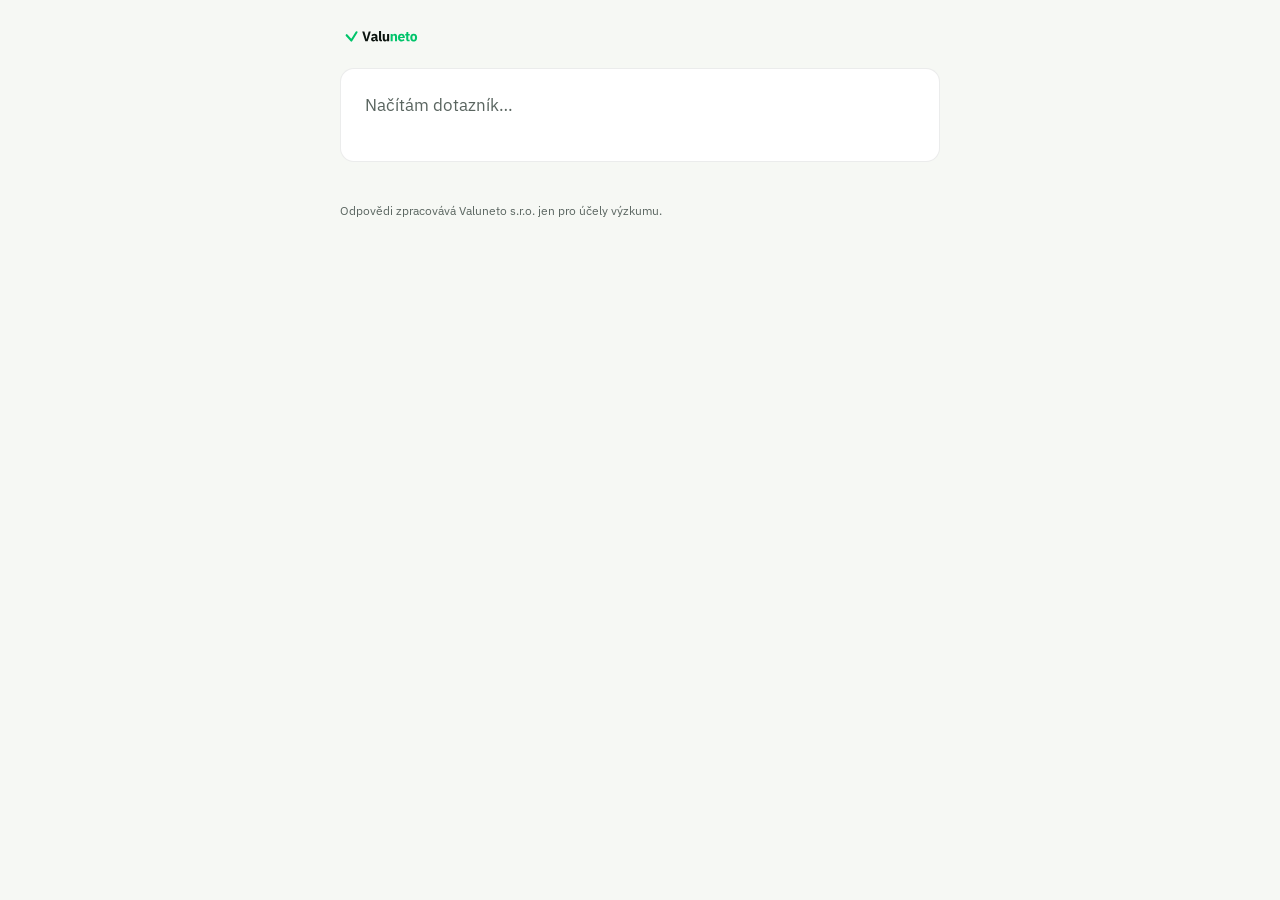
<file: dotaznik/index.html>
<!DOCTYPE html>
<html lang="cs">
<head>
<base target="_top">
<meta charset="utf-8">
<meta name="viewport" content="width=device-width, initial-scale=1">
<title>Dotazník · Valuneto</title>
<meta name="description" content="Krátký dotazník o tom, jak lidé ve věku 20 až 35 let řeší peníze. Zabere asi 9 minut.">
<meta name="robots" content="noindex">
<script data-goatcounter="https://valuneto.goatcounter.com/count" async src="//gc.zgo.at/count.js"></script>
<meta property="og:title" content="Jak řešíš peníze? · Valuneto">
<meta property="og:description" content="Krátký dotazník, asi 9 minut. Pomůžeš nám postavit finance bez papírů a telefonátů.">
<link rel="icon" href="/favicon.svg" type="image/svg+xml">
<link rel="preconnect" href="https://fonts.googleapis.com">
<link rel="preconnect" href="https://fonts.gstatic.com" crossorigin>
<link href="https://fonts.googleapis.com/css2?family=IBM+Plex+Sans:wght@400;500;600;700&display=swap" rel="stylesheet">
<style>
:root{--bg:#F6F8F4;--ink:#0C140F;--muted:#5A6560;--green:#00C46A;--green-d:#00A85A;--dot:#20D67E;--line:rgba(12,20,15,.08);--line2:rgba(12,20,15,.18);--err:#B4351B}
*{box-sizing:border-box}
html,body{margin:0;background:var(--bg);color:var(--ink);font-family:'IBM Plex Sans',system-ui,-apple-system,'Segoe UI',Roboto,Arial,sans-serif;font-size:16px;line-height:1.5;-webkit-font-smoothing:antialiased}
.wrap{max-width:640px;margin:0 auto;padding:0 20px}
.top{padding:22px 0 6px}
.logo svg{height:26px;width:auto;display:block}
.eyebrow{display:inline-flex;align-items:center;gap:8px;font-size:12px;font-weight:600;letter-spacing:.08em;text-transform:uppercase;color:var(--green-d)}
.eyebrow::before{content:"";width:7px;height:7px;border-radius:50%;background:var(--dot)}
h1.title{font-size:30px;line-height:1.08;letter-spacing:-.035em;font-weight:700;margin:10px 0 16px}
.lead{color:var(--muted);font-size:17px;margin:0 0 18px}
.meta{color:var(--muted);font-size:14px;margin:0 0 22px}
.card{background:#fff;border:1px solid var(--line);border-radius:14px;padding:24px;margin:14px 0}
.q{background:#fff;border:1px solid var(--line);border-radius:14px;padding:20px;margin:0 0 14px;transition:border-color .15s}
.q.bad{border-color:var(--err)}
.q fieldset{border:0;margin:0;padding:0;min-width:0}
.q-text{display:block;font-weight:600;font-size:17px;line-height:1.35;margin:0 0 4px;padding:0}
.q-opt{color:var(--muted);font-weight:400;font-size:14px}
.q-help{color:var(--muted);font-size:14px;margin:0 0 10px}
.opt{display:flex;gap:12px;align-items:flex-start;padding:12px 14px;border:1px solid var(--line);border-radius:12px;margin-top:8px;cursor:pointer;transition:border-color .15s,background .15s;user-select:none}
.opt input{margin:3px 0 0;width:18px;height:18px;accent-color:var(--green-d);flex:none;cursor:pointer}
.opt.sel{border-color:var(--green);background:rgba(0,196,106,.07)}
.opt.dis{opacity:.45;cursor:not-allowed}
.opt.dis input{cursor:not-allowed}
input[type=text],input[type=number],input[type=email],textarea{width:100%;font:inherit;color:var(--ink);padding:12px 14px;border:1px solid var(--line2);border-radius:12px;background:#fff;-webkit-appearance:none;appearance:none}
textarea{min-height:96px;resize:vertical}
input:focus,textarea:focus{outline:2px solid var(--green);outline-offset:1px;border-color:transparent}
.opt:focus-within{outline:2px solid var(--green);outline-offset:1px}
.other{margin-top:8px}
.scale{display:grid;grid-template-columns:repeat(5,1fr);gap:8px;margin-top:8px}
.scale button{font:inherit;font-weight:600;font-size:17px;padding:13px 0;border:1px solid var(--line2);border-radius:12px;background:#fff;color:var(--ink);cursor:pointer}
.scale button:focus-visible{outline:2px solid var(--green);outline-offset:2px}
.scale button[aria-checked="true"]{background:var(--ink);color:#fff;border-color:var(--ink)}
.scale-l{display:flex;justify-content:space-between;color:var(--muted);font-size:13px;margin-top:6px}
.info{background:var(--ink);color:#fff;border-radius:14px;padding:22px;margin:0 0 14px;font-size:16px;line-height:1.6}
.info .eyebrow{color:var(--dot);margin-bottom:8px}
.err{color:var(--err);font-size:14px;margin-top:8px}
.counter{color:var(--muted);font-size:13px;margin-top:8px}
.progress{margin:8px 0 2px}
.progress .row{display:flex;justify-content:space-between;align-items:center}
.progress .step{color:var(--muted);font-size:13px}
.bar{height:6px;background:var(--line);border-radius:99px;overflow:hidden;margin-top:10px}
.bar i{display:block;height:100%;background:var(--green);border-radius:99px;transition:width .35s}
.nav{display:flex;gap:10px;align-items:center;margin:20px 0 6px}
.btn{font:inherit;font-weight:600;font-size:16px;border-radius:12px;padding:14px 24px;border:1px solid transparent;cursor:pointer}
.btn.primary{background:var(--ink);color:#fff;margin-left:auto}
.btn.primary:hover{background:#1d2b22}
.btn.ghost{background:transparent;border-color:var(--line2);color:var(--ink)}
.btn:disabled{opacity:.55;cursor:default}
.btn:focus-visible{outline:2px solid var(--green);outline-offset:2px}
.banner{background:#FDECE8;color:var(--err);border-radius:12px;padding:12px 14px;font-size:14px;margin-top:12px}
.done{text-align:center;padding:44px 24px}
.done .check{width:60px;height:60px;border-radius:50%;background:var(--green);display:inline-flex;align-items:center;justify-content:center;margin-bottom:14px}
.foot{color:var(--muted);font-size:12px;padding:26px 20px 44px}
.hp{position:absolute;left:-9999px;top:-9999px;width:1px;height:1px;opacity:0}
.consent{display:flex;gap:12px;align-items:flex-start;cursor:pointer}
.consent input{margin:3px 0 0;width:18px;height:18px;accent-color:var(--green-d);flex:none}
@media (max-width:480px){h1.title{font-size:25px}.q{padding:16px}.card{padding:20px}.btn{padding:14px 18px}}
</style>
</head>
<body>
<header class="top"><div class="wrap"><a class="logo" href="/" aria-label="Valuneto"><svg role="img" aria-hidden="true" focusable="false" xmlns="http://www.w3.org/2000/svg" viewBox="0 0 678 213">
<polyline points="41.8,90.9 107.3,164.6 178.2,50.0" fill="none" stroke="#00C46A" stroke-width="28.6" stroke-linecap="round" stroke-linejoin="round" transform="translate(29.68,54.31) scale(0.5936)"/>
<path d="M239.0 0.0 14.0 698.0H168.0L272.0 363.0L327.0 144.0H330.0L383.0 363.0L487.0 698.0H636.0L409.0 0.0Z M1077.0 0.0Q1037.0 0.0 1010.5 25.0Q984.0 50.0 977.0 92.0H971.0Q959.0 41.0 918.0 14.5Q877.0 -12.0 817.0 -12.0Q738.0 -12.0 696.0 30.0Q654.0 72.0 654.0 141.0Q654.0 224.0 714.5 264.5Q775.0 305.0 879.0 305.0H962.0V338.0Q962.0 376.0 942.0 398.5Q922.0 421.0 875.0 421.0Q831.0 421.0 805.0 402.0Q779.0 383.0 762.0 359.0L674.0 437.0Q706.0 484.0 754.5 510.5Q803.0 537.0 886.0 537.0Q998.0 537.0 1054.0 488.0Q1110.0 439.0 1110.0 345.0V115.0H1159.0V0.0ZM872.0 91.0Q909.0 91.0 935.5 107.0Q962.0 123.0 962.0 159.0V221.0H890.0Q803.0 221.0 803.0 162.0V147.0Q803.0 118.0 821.0 104.5Q839.0 91.0 872.0 91.0Z M1375.0 0.0Q1299.0 0.0 1263.5 37.0Q1228.0 74.0 1228.0 144.0V740.0H1376.0V115.0H1442.0V0.0Z M1811.0 88.0H1806.0Q1799.0 68.0 1787.5 50.0Q1776.0 32.0 1758.0 18.0Q1740.0 4.0 1715.5 -4.0Q1691.0 -12.0 1659.0 -12.0Q1578.0 -12.0 1536.5 41.5Q1495.0 95.0 1495.0 195.0V525.0H1643.0V208.0Q1643.0 160.0 1660.0 134.0Q1677.0 108.0 1718.0 108.0Q1735.0 108.0 1752.0 113.0Q1769.0 118.0 1782.0 127.5Q1795.0 137.0 1803.0 151.0Q1811.0 165.0 1811.0 184.0V525.0H1959.0V0.0H1811.0Z" fill="#0C140F" transform="translate(180.35,157.6) scale(0.11347,-0.11347)"/>
<path d="M2067.0 0.0V525.0H2215.0V436.0H2221.0Q2235.0 477.0 2270.0 507.0Q2305.0 537.0 2367.0 537.0Q2448.0 537.0 2489.5 483.0Q2531.0 429.0 2531.0 329.0V0.0H2383.0V317.0Q2383.0 368.0 2367.0 392.5Q2351.0 417.0 2310.0 417.0Q2292.0 417.0 2275.0 412.5Q2258.0 408.0 2244.5 398.0Q2231.0 388.0 2223.0 373.5Q2215.0 359.0 2215.0 340.0V0.0Z M2852.0 -12.0Q2792.0 -12.0 2745.0 7.5Q2698.0 27.0 2665.5 62.5Q2633.0 98.0 2616.5 149.0Q2600.0 200.0 2600.0 263.0Q2600.0 325.0 2616.0 375.5Q2632.0 426.0 2663.5 462.0Q2695.0 498.0 2741.0 517.5Q2787.0 537.0 2846.0 537.0Q2911.0 537.0 2957.5 515.0Q3004.0 493.0 3033.5 456.0Q3063.0 419.0 3076.5 370.5Q3090.0 322.0 3090.0 269.0V225.0H2753.0V217.0Q2753.0 165.0 2781.0 134.5Q2809.0 104.0 2869.0 104.0Q2915.0 104.0 2944.0 122.5Q2973.0 141.0 2998.0 167.0L3072.0 75.0Q3037.0 34.0 2980.5 11.0Q2924.0 -12.0 2852.0 -12.0ZM2849.0 428.0Q2804.0 428.0 2778.5 398.5Q2753.0 369.0 2753.0 320.0V312.0H2937.0V321.0Q2937.0 369.0 2915.5 398.5Q2894.0 428.0 2849.0 428.0Z M3349.0 0.0Q3272.0 0.0 3232.5 39.0Q3193.0 78.0 3193.0 153.0V410.0H3119.0V525.0H3156.0Q3186.0 525.0 3197.0 539.5Q3208.0 554.0 3208.0 581.0V667.0H3341.0V525.0H3445.0V410.0H3341.0V115.0H3437.0V0.0Z M3731.0 -12.0Q3673.0 -12.0 3627.5 7.0Q3582.0 26.0 3550.5 62.0Q3519.0 98.0 3502.0 149.0Q3485.0 200.0 3485.0 263.0Q3485.0 326.0 3502.0 377.0Q3519.0 428.0 3550.5 463.5Q3582.0 499.0 3627.5 518.0Q3673.0 537.0 3731.0 537.0Q3789.0 537.0 3834.5 518.0Q3880.0 499.0 3911.5 463.5Q3943.0 428.0 3960.0 377.0Q3977.0 326.0 3977.0 263.0Q3977.0 200.0 3960.0 149.0Q3943.0 98.0 3911.5 62.0Q3880.0 26.0 3834.5 7.0Q3789.0 -12.0 3731.0 -12.0ZM3731.0 105.0Q3775.0 105.0 3799.0 132.0Q3823.0 159.0 3823.0 209.0V316.0Q3823.0 366.0 3799.0 393.0Q3775.0 420.0 3731.0 420.0Q3687.0 420.0 3663.0 393.0Q3639.0 366.0 3639.0 316.0V209.0Q3639.0 159.0 3663.0 132.0Q3687.0 105.0 3731.0 105.0Z" fill="#00C46A" transform="translate(180.35,157.6) scale(0.11347,-0.11347)"/>
</svg></a></div></header>
<main class="wrap" id="app" aria-live="polite"></main>
<footer class="wrap foot">Odpovědi zpracovává Valuneto s.r.o. jen pro účely výzkumu.</footer>
<input class="hp" id="hp" name="web" type="text" tabindex="-1" autocomplete="off" aria-hidden="true">
<script>
function valunetoSurvey(S, send) {
  'use strict';
  S = S || {};
  var sections = S.sections || [];
  var TOTAL = sections.length;
  var app = document.getElementById('app');
  var state = { page: 0, answers: {}, order: {}, startedAt: null, finished: false };
  var byId = {};
  sections.forEach(function (s) { s.items.forEach(function (it) { byId[it.id] = it; }); });

  /* ---------- pomocné ---------- */
  function el(tag, attrs, kids) {
    var n = document.createElement(tag);
    if (attrs) Object.keys(attrs).forEach(function (k) {
      var v = attrs[k];
      if (v == null || v === false) return;
      if (k === 'class') n.className = v;
      else if (k === 'text') n.textContent = v;
      else if (k.indexOf('on') === 0) n.addEventListener(k.slice(2), v);
      else n.setAttribute(k, v === true ? '' : v);
    });
    (kids || []).forEach(function (c) { if (c) n.appendChild(typeof c === 'string' ? document.createTextNode(c) : c); });
    return n;
  }
  function norm(s) { return String(s == null ? '' : s).trim().toLowerCase().replace(/\s+/g, ' '); }
  function answered(v) {
    if (Array.isArray(v)) return v.length > 0;
    if (v === true) return true;
    if (v === false) return false;
    return v != null && String(v).trim() !== '';
  }
  function condOk(item) {
    var c = item.cond;
    if (!c || c.error || !c.ref) return true;
    var v = state.answers[c.ref];
    if (c.op === 'filled') return answered(v);
    if (!answered(v)) return false;
    var has = Array.isArray(v)
      ? v.some(function (x) { return norm(x) === norm(c.value); })
      : norm(v) === norm(c.value);
    return c.op === 'eq' ? has : !has;
  }
  function order(item) {
    if (state.order[item.id]) return state.order[item.id];
    var idx = item.options.map(function (_, i) { return i; });
    for (var i = (item.shuffle || 0) - 1; i > 0; i--) {
      var j = Math.floor(Math.random() * (i + 1));
      var t = idx[i]; idx[i] = idx[j]; idx[j] = t;
    }
    state.order[item.id] = idx;
    return idx;
  }
  function setAnswer(id, v) { if (answered(v)) state.answers[id] = v; else delete state.answers[id]; }

  /* ---------- otázky ---------- */
  function renderItem(item) {
    if (item.type === 'info') {
      return el('div', { class: 'info', id: 'it-' + item.id }, [item.help ? el('div', { class: 'eyebrow', text: item.help }) : null, el('div', { text: item.text })]);
    }
    var box = el('div', { class: 'q', id: 'it-' + item.id });
    var inputId = 'in-' + item.id;
    var optTag = item.required ? null : el('span', { class: 'q-opt', text: ' (nepovinné)' });
    var grouped = item.type === 'jedna' || item.type === 'vice' || item.type === 'skala';
    var wrap = grouped ? el('fieldset') : box;
    var title = grouped
      ? el('legend', { class: 'q-text' }, [item.text, optTag])
      : (item.type === 'souhlas' ? null : el('label', { class: 'q-text', for: inputId }, [item.text, optTag]));
    if (title) wrap.appendChild(title);
    if (item.help) wrap.appendChild(el('p', { class: 'q-help', text: item.help }));
    var ctrl;
    if (item.type === 'text' || item.type === 'cislo') ctrl = renderInput(item, inputId);
    else if (item.type === 'dlouhy_text') ctrl = renderTextarea(item, inputId);
    else if (item.type === 'jedna' || item.type === 'vice') ctrl = renderChoices(item);
    else if (item.type === 'skala') ctrl = renderScale(item);
    else if (item.type === 'souhlas') ctrl = renderConsent(item, inputId);
    if (ctrl) wrap.appendChild(ctrl);
    if (grouped) box.appendChild(wrap);
    box.appendChild(el('div', { class: 'err', id: 'err-' + item.id, role: 'alert', hidden: true }));
    return box;
  }

  function renderInput(item, inputId) {
    var isNum = item.type === 'cislo';
    var inp = el('input', {
      id: inputId, type: isNum ? 'number' : 'text', inputmode: isNum ? 'numeric' : null,
      min: isNum ? '1' : null, max: isNum ? '120' : null, step: isNum ? '1' : null,
      maxlength: isNum ? null : '300', autocomplete: 'off'
    });
    inp.value = state.answers[item.id] != null ? state.answers[item.id] : '';
    inp.addEventListener('input', function () { setAnswer(item.id, inp.value.trim()); clearErr(item); refresh(); });
    inp.addEventListener('keydown', function (e) { if (e.key === 'Enter') e.preventDefault(); });
    return inp;
  }

  function renderTextarea(item, inputId) {
    var ta = el('textarea', { id: inputId, maxlength: '2000', rows: '3' });
    ta.value = state.answers[item.id] || '';
    ta.addEventListener('input', function () { setAnswer(item.id, ta.value.trim()); clearErr(item); refresh(); });
    return ta;
  }

  function renderChoices(item) {
    var multi = item.type === 'vice';
    var list = el('div', { class: 'opts' });
    var otherKey = item.id + '_jine';
    var otherInput = el('input', { type: 'text', class: 'other', maxlength: '300', placeholder: 'Napiš, co přesně', 'aria-label': 'Upřesnění k možnosti Jiné' });
    otherInput.value = state.answers[otherKey] || '';
    otherInput.addEventListener('input', function () { setAnswer(otherKey, otherInput.value.trim()); });
    var counter = multi && item.max ? el('div', { class: 'counter' }) : null;
    var rows = [];
    order(item).forEach(function (i) {
      var o = item.options[i];
      var inp = el('input', { type: multi ? 'checkbox' : 'radio', name: 'q-' + item.id, value: o.label });
      var row = el('label', { class: 'opt' }, [inp, el('span', { text: o.label })]);
      rows.push({ o: o, inp: inp, row: row });
      inp.addEventListener('change', function () { onChoice(item, o, inp.checked, rows, otherInput, otherKey, counter); });
      list.appendChild(row);
    });
    // obnova stavu po návratu na stránku
    var cur = state.answers[item.id];
    rows.forEach(function (r) {
      r.inp.checked = multi ? (Array.isArray(cur) && cur.indexOf(r.o.label) >= 0) : cur === r.o.label;
    });
    list.appendChild(otherInput);
    if (counter) list.appendChild(counter);
    syncChoices(item, rows, otherInput, otherKey, counter);
    return list;
  }

  function onChoice(item, o, checked, rows, otherInput, otherKey, counter) {
    if (item.type === 'vice' && checked) {
      rows.forEach(function (r) {
        if (r.o === o) return;
        if (o.exclusive || r.o.exclusive) r.inp.checked = false;
      });
    }
    var picked = rows.filter(function (r) { return r.inp.checked; });
    if (item.type === 'vice') {
      var labels = item.options.filter(function (opt) { return picked.some(function (r) { return r.o === opt; }); }).map(function (opt) { return opt.label; });
      setAnswer(item.id, labels);
    } else {
      setAnswer(item.id, picked.length ? picked[0].o.label : '');
    }
    syncChoices(item, rows, otherInput, otherKey, counter);
    clearErr(item);
    refresh();
  }

  function syncChoices(item, rows, otherInput, otherKey, counter) {
    var picked = rows.filter(function (r) { return r.inp.checked; });
    var regular = picked.filter(function (r) { return !r.o.exclusive; }).length;
    var full = item.type === 'vice' && item.max > 0 && regular >= item.max;
    rows.forEach(function (r) {
      r.row.classList.toggle('sel', r.inp.checked);
      var dis = full && !r.inp.checked && !r.o.exclusive;
      r.inp.disabled = dis;
      r.row.classList.toggle('dis', dis);
    });
    var otherOn = picked.some(function (r) { return r.o.other; });
    otherInput.hidden = !otherOn;
    if (!otherOn) { otherInput.value = ''; setAnswer(otherKey, ''); }
    if (counter) counter.textContent = 'Vybráno ' + regular + ' z ' + item.max;
  }

  function renderScale(item) {
    var wrap = el('div');
    var grid = el('div', { class: 'scale', role: 'radiogroup' });
    var btns = [];
    for (var n = 1; n <= 5; n++) (function (n) {
      var b = el('button', { type: 'button', role: 'radio', 'aria-checked': String(state.answers[item.id] === n), 'aria-label': String(n), text: String(n) });
      b.addEventListener('click', function () {
        setAnswer(item.id, n);
        btns.forEach(function (x, i) { x.setAttribute('aria-checked', String(i + 1 === n)); });
        clearErr(item);
        refresh();
      });
      btns.push(b);
      grid.appendChild(b);
    })(n);
    wrap.appendChild(grid);
    var lo = item.options[0] ? item.options[0].label : '';
    var hi = item.options[1] ? item.options[1].label : '';
    if (lo || hi) wrap.appendChild(el('div', { class: 'scale-l' }, [el('span', { text: '1 = ' + lo }), el('span', { text: '5 = ' + hi })]));
    return wrap;
  }

  function renderConsent(item, inputId) {
    var inp = el('input', { type: 'checkbox', id: inputId });
    inp.checked = state.answers[item.id] === true;
    inp.addEventListener('change', function () { setAnswer(item.id, inp.checked ? true : ''); clearErr(item); });
    return el('label', { class: 'consent', for: inputId }, [inp, el('span', { text: item.text })]);
  }

  /* ---------- podmínky a validace ---------- */
  function refresh() {
    var sec = sections[state.page - 1];
    if (!sec) return;
    for (var pass = 0; pass < 5; pass++) {
      var changed = false;
      sec.items.forEach(function (item) {
        var node = document.getElementById('it-' + item.id);
        if (!node) return;
        var vis = condOk(item);
        if (vis === !node.hidden) return;
        if (!vis) {
          delete state.answers[item.id];
          delete state.answers[item.id + '_jine'];
          var fresh = renderItem(item);
          fresh.hidden = true;
          node.parentNode.replaceChild(fresh, node);
        } else {
          node.hidden = false;
        }
        changed = true;
      });
      if (!changed) break;
    }
  }

  function setErr(item, msg) {
    var box = document.getElementById('it-' + item.id);
    var e = document.getElementById('err-' + item.id);
    if (!box || !e) return;
    box.classList.toggle('bad', !!msg);
    e.textContent = msg || '';
    e.hidden = !msg;
  }
  function clearErr(item) { setErr(item, ''); }

  function validate(sec) {
    var first = null;
    sec.items.forEach(function (item) {
      if (item.type === 'info') return;
      var node = document.getElementById('it-' + item.id);
      if (!node || node.hidden) return;
      var v = state.answers[item.id];
      var msg = '';
      if (item.required && !answered(v)) {
        msg = item.type === 'souhlas'
          ? 'Bez souhlasu tě nemůžeme kontaktovat. Zaškrtni ho, nebo kontakt výše smaž.'
          : 'Tohle prosím vyplň.';
      }
      if (!msg && item.type === 'cislo' && answered(v)) {
        var n = Number(v);
        if (!(n >= 1 && n <= 120 && Math.floor(n) === n)) msg = 'Zadej prosím celé číslo.';
      }
      setErr(item, msg);
      if (msg && !first) first = node;
    });
    if (first) {
      first.scrollIntoView({ behavior: 'smooth', block: 'center' });
      return false;
    }
    return true;
  }

  /* ---------- stránky ---------- */
  function clear() { while (app.firstChild) app.removeChild(app.firstChild); }
  function go(p) { state.page = p; render(); window.scrollTo(0, 0); }

  function render() {
    clear();
    if (S.error) {
      app.appendChild(el('div', { class: 'card' }, [el('h1', { class: 'title', text: 'Omlouváme se' }), el('p', { class: 'lead', text: S.error })]));
      return;
    }
    if (state.page === 0) return renderIntro();
    if (state.page > TOTAL) return renderDone();
    renderSection(state.page);
  }

  function renderIntro() {
    var intro = S.intro || { title: 'Dotazník', text: '' };
    var start = el('button', { class: 'btn primary', type: 'button', text: 'Začít' });
    start.style.marginLeft = '0';
    start.addEventListener('click', function () { state.startedAt = Date.now(); go(1); });
    app.appendChild(el('div', { class: 'card' }, [
      el('div', { class: 'eyebrow', text: 'Výzkum Valuneto' }),
      el('h1', { class: 'title', text: intro.title }),
      el('p', { class: 'lead', text: intro.text }),
      el('p', { class: 'meta', text: TOTAL + ' krátkých částí · anonymně' }),
      start
    ]));
  }

  function renderSection(k) {
    var sec = sections[k - 1];
    var pct = Math.round(((k - 1) / TOTAL) * 100);
    app.appendChild(el('div', { class: 'progress' }, [
      el('div', { class: 'row' }, [el('span', { class: 'eyebrow', text: 'Část ' + k + ' z ' + TOTAL })]),
      el('div', { class: 'bar' }, [el('i', { style: 'width:' + Math.max(pct, 4) + '%' })])
    ]));
    app.appendChild(el('h1', { class: 'title', text: sec.title }));
    sec.items.forEach(function (item) {
      var node = renderItem(item);
      app.appendChild(node);
    });
    sec.items.forEach(function (item) {
      var node = document.getElementById('it-' + item.id);
      if (node && !condOk(item)) node.hidden = true;
    });
    var last = k === TOTAL;
    var nav = el('div', { class: 'nav' });
    if (k > 1) {
      var back = el('button', { class: 'btn ghost', type: 'button', text: 'Zpět' });
      back.addEventListener('click', function () { go(k - 1); });
      nav.appendChild(back);
    }
    var next = el('button', { class: 'btn primary', type: 'button', text: last ? 'Odeslat' : 'Pokračovat' });
    next.addEventListener('click', function () {
      if (!validate(sec)) return;
      if (last) submit(next); else go(k + 1);
    });
    nav.appendChild(next);
    app.appendChild(nav);
    app.appendChild(el('div', { class: 'banner', id: 'banner', hidden: true }));
  }

  function renderDone() {
    var outro = S.outro || { title: 'Díky!', text: '' };
    var svg = '<svg width="28" height="28" viewBox="0 0 24 24" fill="none" stroke="#0C140F" stroke-width="3" stroke-linecap="round" stroke-linejoin="round" aria-hidden="true"><polyline points="5 12.5 10 17.5 19 7"/></svg>';
    var check = el('div', { class: 'check' });
    check.innerHTML = svg;
    app.appendChild(el('div', { class: 'card done' }, [check, el('h1', { class: 'title', text: outro.title }), el('p', { class: 'lead', text: outro.text })]));
  }

  /* ---------- odeslání ---------- */
  function collect() {
    var out = {};
    sections.forEach(function (sec) {
      sec.items.forEach(function (item) {
        if (item.type === 'info' || !condOk(item)) return;
        var v = state.answers[item.id];
        if (answered(v)) out[item.id] = v;
        var o = state.answers[item.id + '_jine'];
        if (answered(o)) out[item.id + '_jine'] = o;
      });
    });
    return out;
  }

  function submit(btn) {
    var banner = document.getElementById('banner');
    btn.disabled = true;
    btn.textContent = 'Odesílám…';
    if (banner) banner.hidden = true;
    var payload = {
      answers: collect(),
      durationSec: state.startedAt ? Math.round((Date.now() - state.startedAt) / 1000) : null,
      device: /Mobi|Android|iPhone|iPad/i.test(navigator.userAgent) ? 'mobil' : 'počítač',
      web: (document.getElementById('hp') || {}).value || ''
    };
    var ok = function () { state.finished = true; go(TOTAL + 1); };
    var fail = function (e) {
      btn.disabled = false;
      btn.textContent = 'Odeslat';
      if (banner) { banner.textContent = 'Odeslání se nepovedlo. Zkontroluj připojení a zkus to prosím znovu.'; banner.hidden = false; }
      if (window.console) console.error(e);
    };
    send(payload, ok, fail);
  }

  window.addEventListener('beforeunload', function (e) {
    if (state.page > 0 && !state.finished) { e.preventDefault(); e.returnValue = ''; }
  });

  window.__survey = { state: state, go: go, render: render };
  render();
}
</script>
<script>
(function () {
  // Otázky i odpovědi jdou přes Apps Script API, bez přihlášení do Googlu (funguje i v Safari s více Google účty).
  var API = 'https://script.google.com/macros/s/AKfycbwuUhzVmYvHURaOVDSCpF00El5176o2md12tqE8rgX2mdWZt6ax121ErhdL4JDROgpWBw/exec';
  var app = document.getElementById('app');
  function card(title, text, withRetry) {
    app.innerHTML = '';
    var c = document.createElement('div');
    c.className = 'card';
    if (title) { var h = document.createElement('h1'); h.className = 'title'; h.textContent = title; c.appendChild(h); }
    var p = document.createElement('p'); p.className = 'lead'; p.textContent = text; c.appendChild(p);
    if (withRetry) {
      var b = document.createElement('button'); b.className = 'btn primary'; b.type = 'button'; b.style.marginLeft = '0';
      b.textContent = 'Zkusit znovu'; b.addEventListener('click', function () { location.reload(); }); c.appendChild(b);
    }
    app.appendChild(c);
  }
  function send(payload, ok, fail) {
    fetch(API, { method: 'POST', headers: { 'Content-Type': 'text/plain;charset=utf-8' }, body: JSON.stringify(payload) })
      .then(function (r) { return r.json(); })
      .then(function (res) { if (res && res.ok) ok(); else fail(res && res.error); })
      .catch(fail);
  }
  function load(attempt) {
    fetch(API + '?api=otazky')
      .then(function (r) { if (!r.ok) throw new Error('HTTP ' + r.status); return r.json(); })
      .then(function (data) { valunetoSurvey(data, send); })
      .catch(function (e) {
        if (attempt < 2) setTimeout(function () { load(attempt + 1); }, 1500);
        else { if (window.console) console.error(e); card('Omlouváme se', 'Dotazník se teď nepodařilo načíst. Zkontroluj připojení a zkus to prosím znovu.', true); }
      });
  }
  card('', 'Načítám dotazník…', false);
  load(0);
})();
</script>
</body>
</html>
</file>
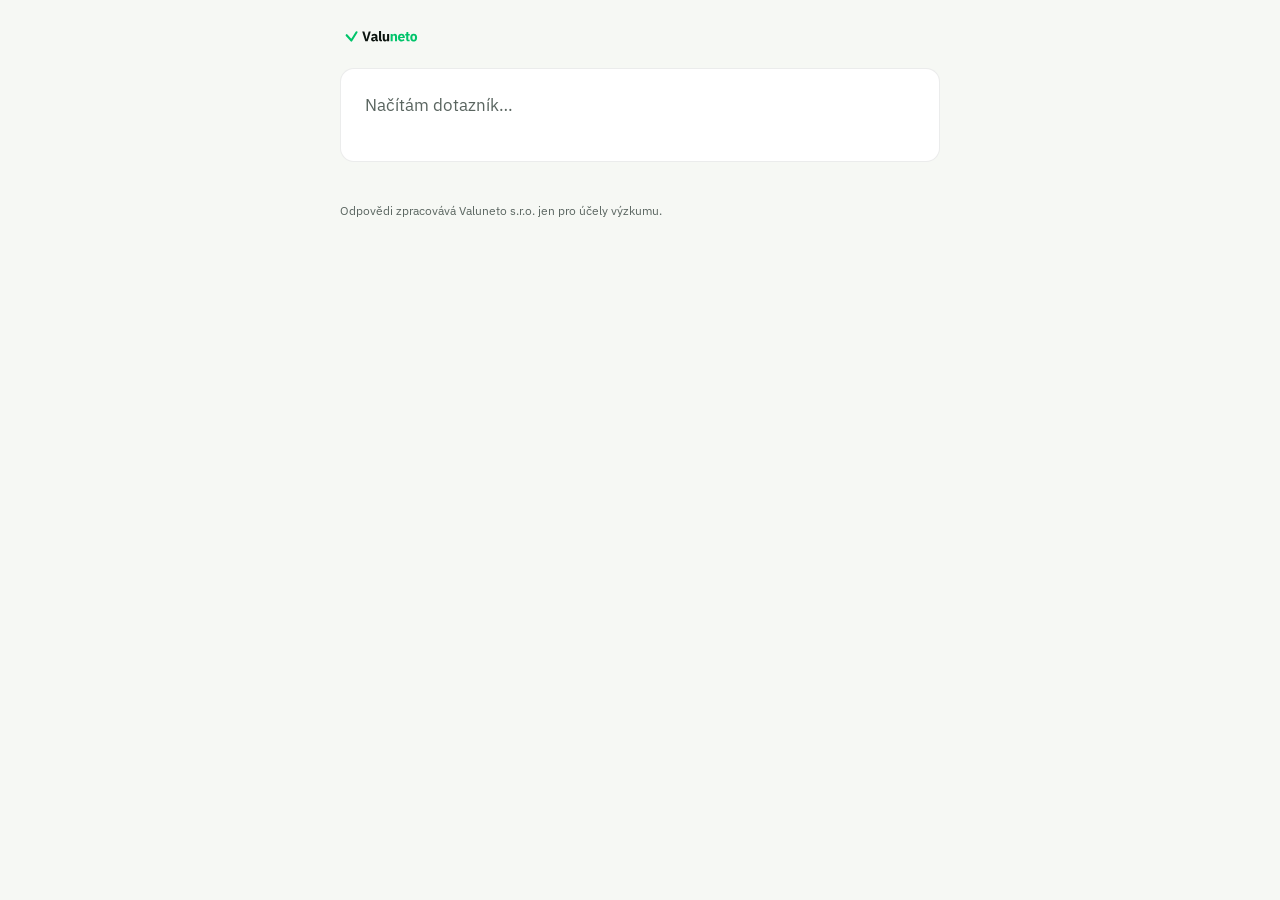
<file: dotazník/index.html>
<!doctype html>
<html lang="cs">
<head>
<meta charset="utf-8">
<meta name="robots" content="noindex">
<title>Dotazník · Valuneto</title>
<link rel="canonical" href="https://valuneto.cz/dotaznik/">
<meta http-equiv="refresh" content="0; url=/dotaznik/">
<script>location.replace('/dotaznik/' + location.search);</script>
</head>
<body><p><a href="/dotaznik/">Pokračovat na dotazník</a></p></body>
</html>
</file>
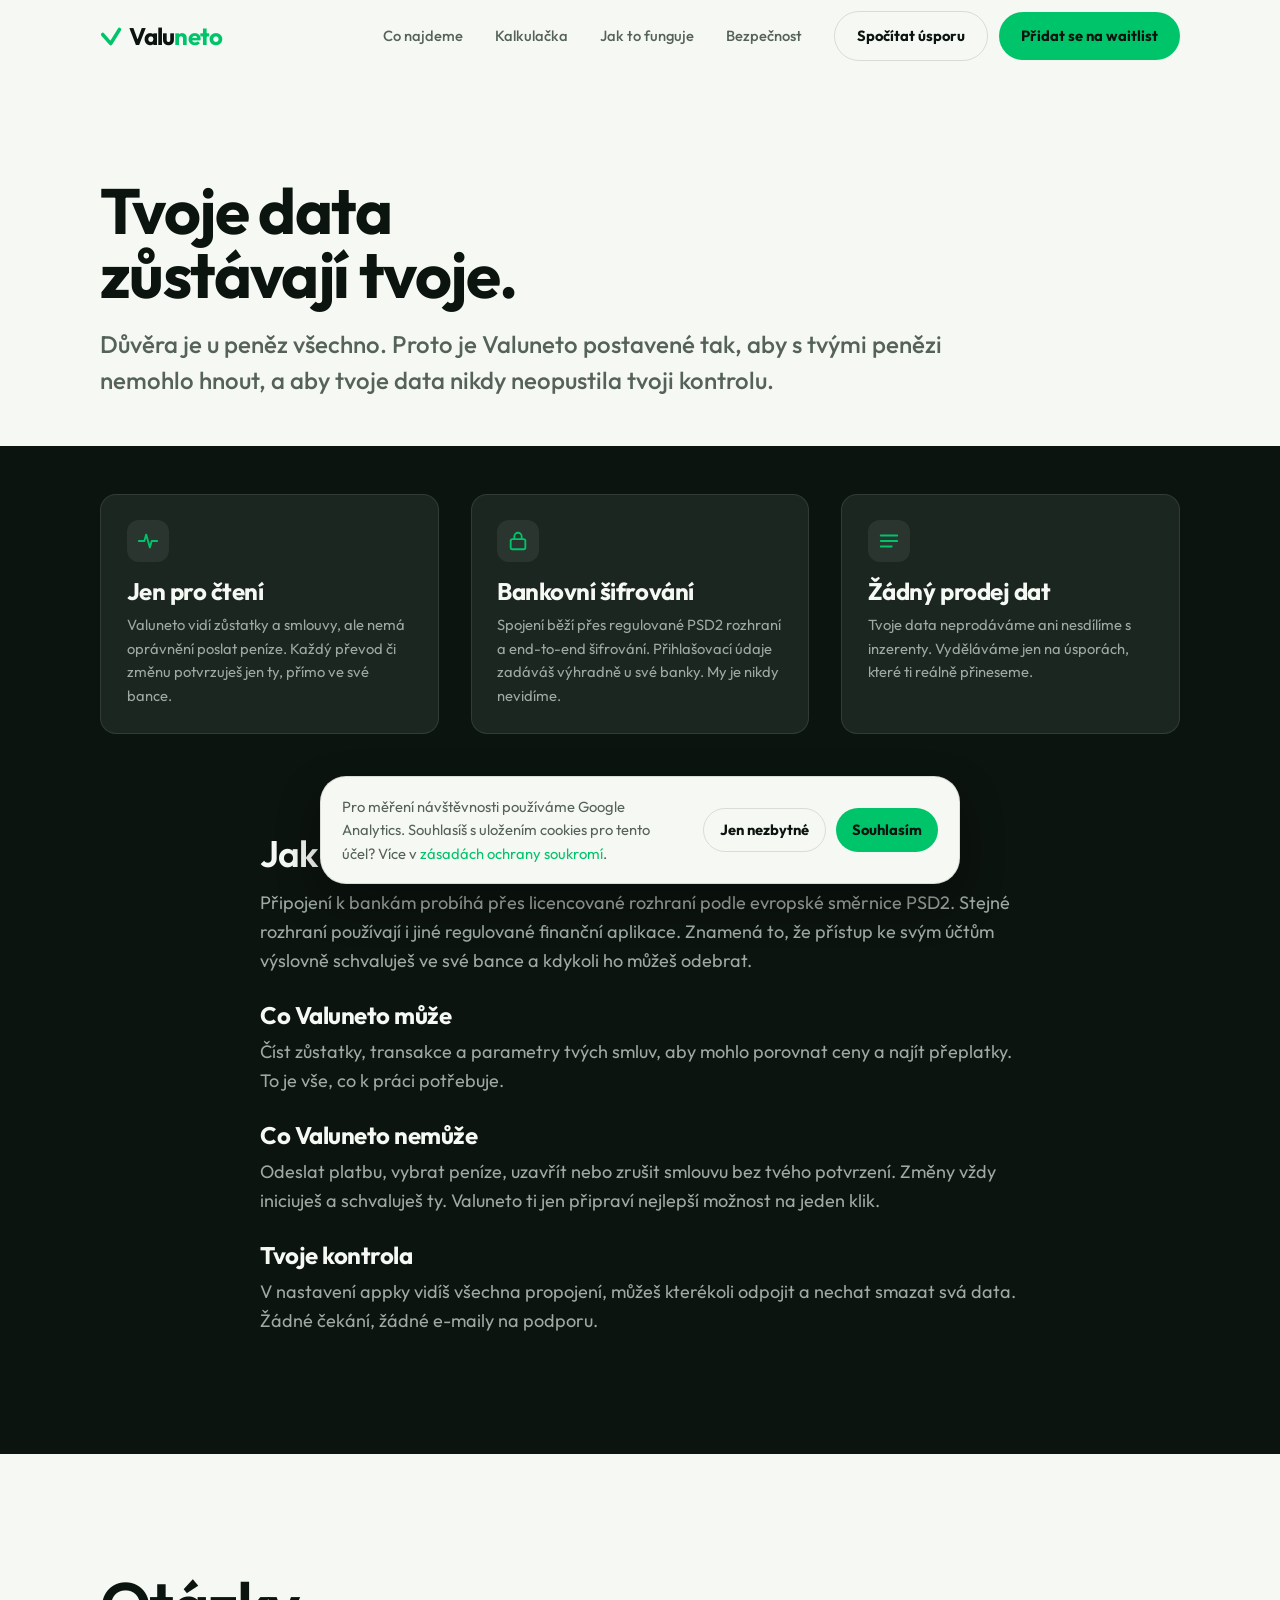
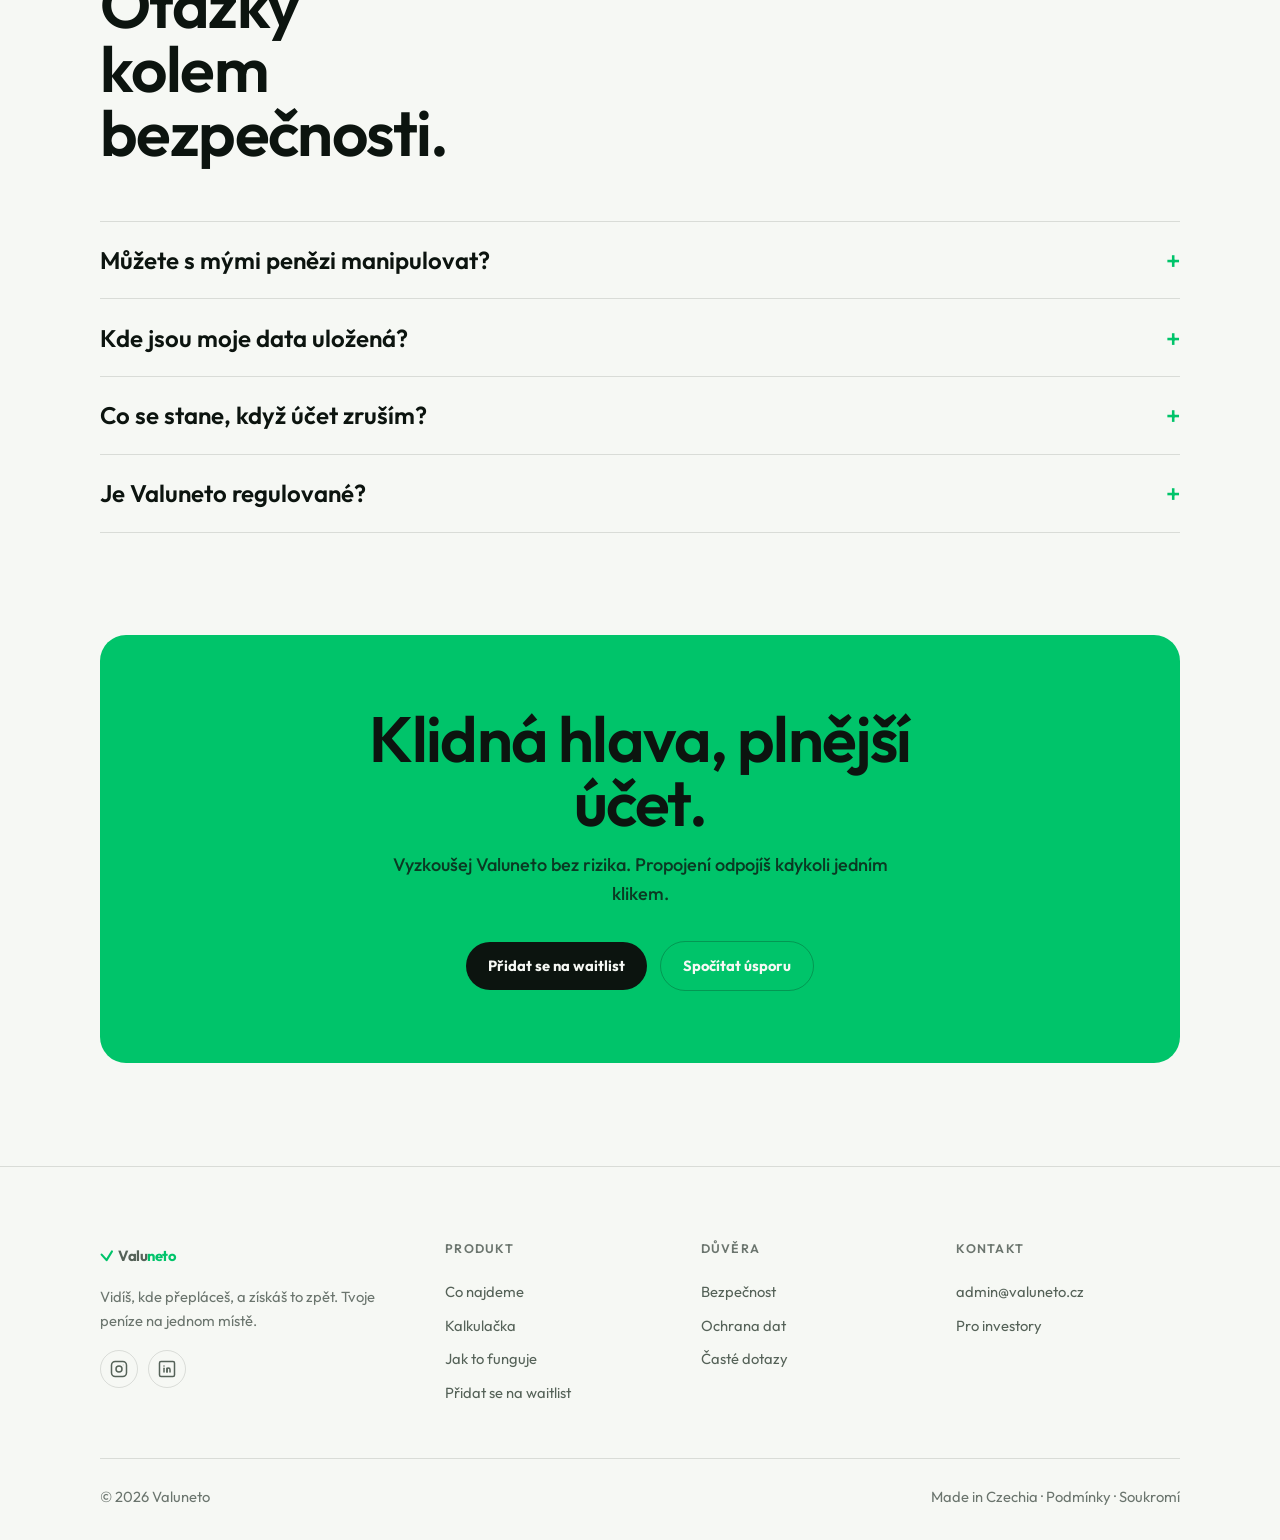
<file: bezpecnost.html>
<!DOCTYPE html>
<html lang="cs">
<head>
<meta charset="UTF-8">
<meta name="viewport" content="width=device-width, initial-scale=1.0">
<title>Bezpečnost: jak Valuneto chrání tvoje data a peníze</title>
<meta name="description" content="Valuneto účty jen čte, nehýbe s penězi a neprodává data. Připojení přes regulovanou bankovní identitu (PSD2) a šifrování na úrovni bank.">
<meta name="theme-color" content="#F6F8F4">
<meta name="robots" content="index, follow, max-image-preview:large">
<link rel="canonical" href="https://valuneto.cz/bezpecnost.html">
<link rel="icon" href="assets/img/favicon.svg" type="image/svg+xml">
<link rel="apple-touch-icon" href="assets/img/app-icon.svg">
<meta property="og:type" content="website">
<meta property="og:site_name" content="Valuneto">
<meta property="og:url" content="https://valuneto.cz/bezpecnost.html">
<meta property="og:title" content="Bezpečnost: jak Valuneto chrání tvoje data a peníze">
<meta property="og:description" content="Valuneto účty jen čte, nehýbe s penězi a neprodává data. Připojení přes PSD2 a šifrování na úrovni bank.">
<meta property="og:image" content="https://valuneto.cz/assets/img/og-image.png">
<meta property="og:locale" content="cs_CZ">
<meta name="twitter:card" content="summary_large_image">
<meta name="twitter:image" content="https://valuneto.cz/assets/img/og-image.png">
<noscript><style>.reveal{opacity:1!important;transform:none!important}</style></noscript>
<link rel="preconnect" href="https://fonts.googleapis.com">
<link rel="preconnect" href="https://fonts.gstatic.com" crossorigin>
<link href="https://fonts.googleapis.com/css2?family=Outfit:wght@400;500;600;700;800;900&family=Geist+Mono:wght@400;500;700&display=swap" rel="stylesheet">
<link rel="stylesheet" href="assets/css/styles.css?v=2">
<!-- Google Analytics 4 (Consent Mode v2 - výchozí odmítnuto, dokud uživatel nesouhlasí v cookie liště) -->
<script>
window.dataLayer = window.dataLayer || [];
function gtag(){dataLayer.push(arguments);}
gtag('consent','default',{'ad_storage':'denied','ad_user_data':'denied','ad_personalization':'denied','analytics_storage':'denied'});
gtag('js', new Date());
gtag('config','G-EQP066N6QY',{'anonymize_ip':true});
</script>
<script async src="https://www.googletagmanager.com/gtag/js?id=G-EQP066N6QY"></script>
</head>
<body>
<a class="skip-link" href="#main">Přeskočit na obsah</a>

<header class="site-header" id="header">
  <div class="wrap nav">
    <a href="index.html" class="brand" aria-label="Valuneto, domů"><svg class="brand-mark" viewBox="22 30 176 160" width="18" height="16" aria-hidden="true" focusable="false" style="display:inline-block;height:0.82em;width:auto;vertical-align:-0.09em;margin-right:0.3em;flex:none"><polyline points="41.8,90.9 107.3,164.6 178.2,50.0" fill="none" stroke="#00C46A" stroke-width="28.6" stroke-linecap="round" stroke-linejoin="round"/></svg><span class="brand-wm">Valu<span class="neto">neto</span></span></a>
    <button class="nav-toggle" id="navToggle" aria-label="Otevřít menu" aria-expanded="false" aria-controls="navMenu"><span></span></button>
    <div class="nav-menu" id="navMenu">
      <nav class="nav-links" aria-label="Hlavní">
        <a href="index.html#co-najdeme">Co najdeme</a>
        <a href="index.html#kalkulacka">Kalkulačka</a>
        <a href="jak-to-funguje.html">Jak to funguje</a>
        <a href="bezpecnost.html" aria-current="page">Bezpečnost</a>
      </nav>
      <div class="nav-cta">
        <a href="index.html#kalkulacka" class="btn btn-ghost">Spočítat úsporu</a>
        <a href="index.html#stahnout" class="btn btn-primary">Přidat se na waitlist</a>
      </div>
    </div>
  </div>
</header>

<main id="main">
  <section class="page-hero">
    <div class="wrap">      <h1>Tvoje data<br>zůstávají tvoje.</h1>
      <p class="lead">Důvěra je u peněz všechno. Proto je Valuneto postavené tak, aby s tvými penězi nemohlo hnout, a aby tvoje data nikdy neopustila tvoji kontrolu.</p>
    </div>
  </section>

  <section class="section is-light" style="padding-top:clamp(2rem,4vw,3rem)">
    <div class="wrap">
      <div class="sec-grid">
        <div class="sec-card reveal">
          <div class="ico" aria-hidden="true"><svg width="22" height="22" viewBox="0 0 24 24" fill="none" stroke="currentColor" stroke-width="2" stroke-linecap="round" stroke-linejoin="round"><path d="M2 12h6l2-7 4 14 2-7h6"/></svg></div>
          <h3>Jen pro čtení</h3><p>Valuneto vidí zůstatky a smlouvy, ale nemá oprávnění poslat peníze. Každý převod či změnu potvrzuješ jen ty, přímo ve své bance.</p>
        </div>
        <div class="sec-card reveal">
          <div class="ico" aria-hidden="true"><svg width="22" height="22" viewBox="0 0 24 24" fill="none" stroke="currentColor" stroke-width="2" stroke-linecap="round" stroke-linejoin="round"><rect x="4" y="10" width="16" height="11" rx="2"/><path d="M8 10V7a4 4 0 0 1 8 0v3"/></svg></div>
          <h3>Bankovní šifrování</h3><p>Spojení běží přes regulované PSD2 rozhraní a end-to-end šifrování. Přihlašovací údaje zadáváš výhradně u své banky. My je nikdy nevidíme.</p>
        </div>
        <div class="sec-card reveal">
          <div class="ico" aria-hidden="true"><svg width="22" height="22" viewBox="0 0 24 24" fill="none" stroke="currentColor" stroke-width="2" stroke-linecap="round" stroke-linejoin="round"><path d="M3 6h18M3 12h18M3 18h12"/></svg></div>
          <h3>Žádný prodej dat</h3><p>Tvoje data neprodáváme ani nesdílíme s inzerenty. Vyděláváme jen na úsporách, které ti reálně přineseme.</p>
        </div>
      </div>
    </div>
  </section>

  <section class="section is-light" style="padding-top:0">
    <div class="wrap prose reveal" id="data">
      <h2>Jak to funguje pod kapotou</h2>
      <p>Připojení k bankám probíhá přes licencované rozhraní podle evropské směrnice PSD2. Stejné rozhraní používají i jiné regulované finanční aplikace. Znamená to, že přístup ke svým účtům výslovně schvaluješ ve své bance a kdykoli ho můžeš odebrat.</p>
      <h3>Co Valuneto může</h3>
      <p>Číst zůstatky, transakce a parametry tvých smluv, aby mohlo porovnat ceny a najít přeplatky. To je vše, co k práci potřebuje.</p>
      <h3>Co Valuneto nemůže</h3>
      <p>Odeslat platbu, vybrat peníze, uzavřít nebo zrušit smlouvu bez tvého potvrzení. Změny vždy iniciuješ a schvaluješ ty. Valuneto ti jen připraví nejlepší možnost na jeden klik.</p>
      <h3>Tvoje kontrola</h3>
      <p>V nastavení appky vidíš všechna propojení, můžeš kterékoli odpojit a nechat smazat svá data. Žádné čekání, žádné e-maily na podporu.</p>
    </div>
  </section>

  <section class="section">
    <div class="wrap">
      <div class="section-head reveal"><h2>Otázky kolem<br>bezpečnosti.</h2></div>
      <div class="faq reveal">
        <details><summary>Můžete s mými penězi manipulovat?</summary><p>Ne. Připojení je výhradně pro čtení. Valuneto nemá technickou možnost odeslat platbu nebo cokoli změnit bez tvého potvrzení ve tvé bance.</p></details>
        <details><summary>Kde jsou moje data uložená?</summary><p>Data jsou šifrovaná a uložená na zabezpečené evropské infrastruktuře v souladu s GDPR. Přístup k nim má jen služba Valuneto pro výpočet tvých úspor.</p></details>
        <details><summary>Co se stane, když účet zruším?</summary><p>Odpojíš všechna napojení a požádáš o smazání dat přímo v appce. Po smazání už k tvým datům nikdo nemá přístup.</p></details>
        <details><summary>Je Valuneto regulované?</summary><p>Přístup k účtům zprostředkujeme přes licencovaného poskytovatele PSD2. U finálního spuštění zveřejníme kompletní seznam licencí a partnerů.</p></details>
      </div>
    </div>
  </section>

  <section class="section" style="padding-top:0">
    <div class="wrap">
      <div class="cta-block reveal">
        <h2>Klidná hlava, plnější účet.</h2>
        <p>Vyzkoušej Valuneto bez rizika. Propojení odpojíš kdykoli jedním klikem.</p>
        <div class="hero-actions" style="justify-content:center">
          <a href="index.html#stahnout" class="btn btn-primary">Přidat se na waitlist</a>
          <a href="index.html#kalkulacka" class="btn btn-ghost" style="color:var(--ink);border-color:rgba(12,20,15,.25)">Spočítat úsporu</a>
        </div>
      </div>
    </div>
  </section>
</main>

<footer class="site-footer">
  <div class="wrap">
    <div class="footer-grid">
      <div class="footer-brand">
        <a href="index.html" class="brand" aria-label="Valuneto, domů"><svg class="brand-mark" viewBox="22 30 176 160" width="18" height="16" aria-hidden="true" focusable="false" style="display:inline-block;height:0.82em;width:auto;vertical-align:-0.09em;margin-right:0.3em;flex:none"><polyline points="41.8,90.9 107.3,164.6 178.2,50.0" fill="none" stroke="#00C46A" stroke-width="28.6" stroke-linecap="round" stroke-linejoin="round"/></svg><span class="brand-wm">Valu<span class="neto">neto</span></span></a>
        <p>Vidíš, kde přepláceš, a získáš to zpět. Tvoje peníze na jednom místě.</p>
        <div class="footer-social">
          <a href="https://www.instagram.com/valunetoapp/" target="_blank" rel="noopener" aria-label="Valuneto na Instagramu"><svg viewBox="0 0 24 24" fill="none" stroke="currentColor" stroke-width="2" stroke-linecap="round" stroke-linejoin="round" aria-hidden="true"><rect x="2" y="2" width="20" height="20" rx="5"/><circle cx="12" cy="12" r="4"/><circle cx="17.5" cy="6.5" r="0.5" fill="currentColor" stroke="none"/></svg></a>
          <a href="https://www.linkedin.com/company/valuneto/" target="_blank" rel="noopener" aria-label="Valuneto na LinkedIn"><svg viewBox="0 0 24 24" fill="none" stroke="currentColor" stroke-width="2" stroke-linecap="round" stroke-linejoin="round" aria-hidden="true"><rect x="2" y="2" width="20" height="20" rx="2"/><line x1="8" y1="11" x2="8" y2="16"/><line x1="8" y1="8" x2="8" y2="8.01"/><path d="M12 16v-3.5a2 2 0 0 1 4 0V16"/><line x1="12" y1="16" x2="12" y2="11"/></svg></a>
        </div>
      </div>
      <div><h4>Produkt</h4><a href="index.html#co-najdeme">Co najdeme</a><a href="index.html#kalkulacka">Kalkulačka</a><a href="jak-to-funguje.html">Jak to funguje</a><a href="index.html#stahnout">Přidat se na waitlist</a></div>
      <div><h4>Důvěra</h4><a href="bezpecnost.html">Bezpečnost</a><a href="bezpecnost.html#data">Ochrana dat</a><a href="index.html#faq">Časté dotazy</a></div>
      <div><h4>Kontakt</h4><a href="mailto:admin@valuneto.cz">admin@valuneto.cz</a><a href="investors.html">Pro investory</a></div>
    </div>
    <div class="footer-bottom">
      <span>© <span id="year">2026</span> Valuneto</span>
      <span>Made in Czechia · <a href="podminky.html" style="display:inline">Podmínky</a> · <a href="soukromi.html" style="display:inline">Soukromí</a></span>
    </div>
  </div>
</footer>

<script src="assets/js/main.js?v=7" defer></script>
</body>
</html>
</file>
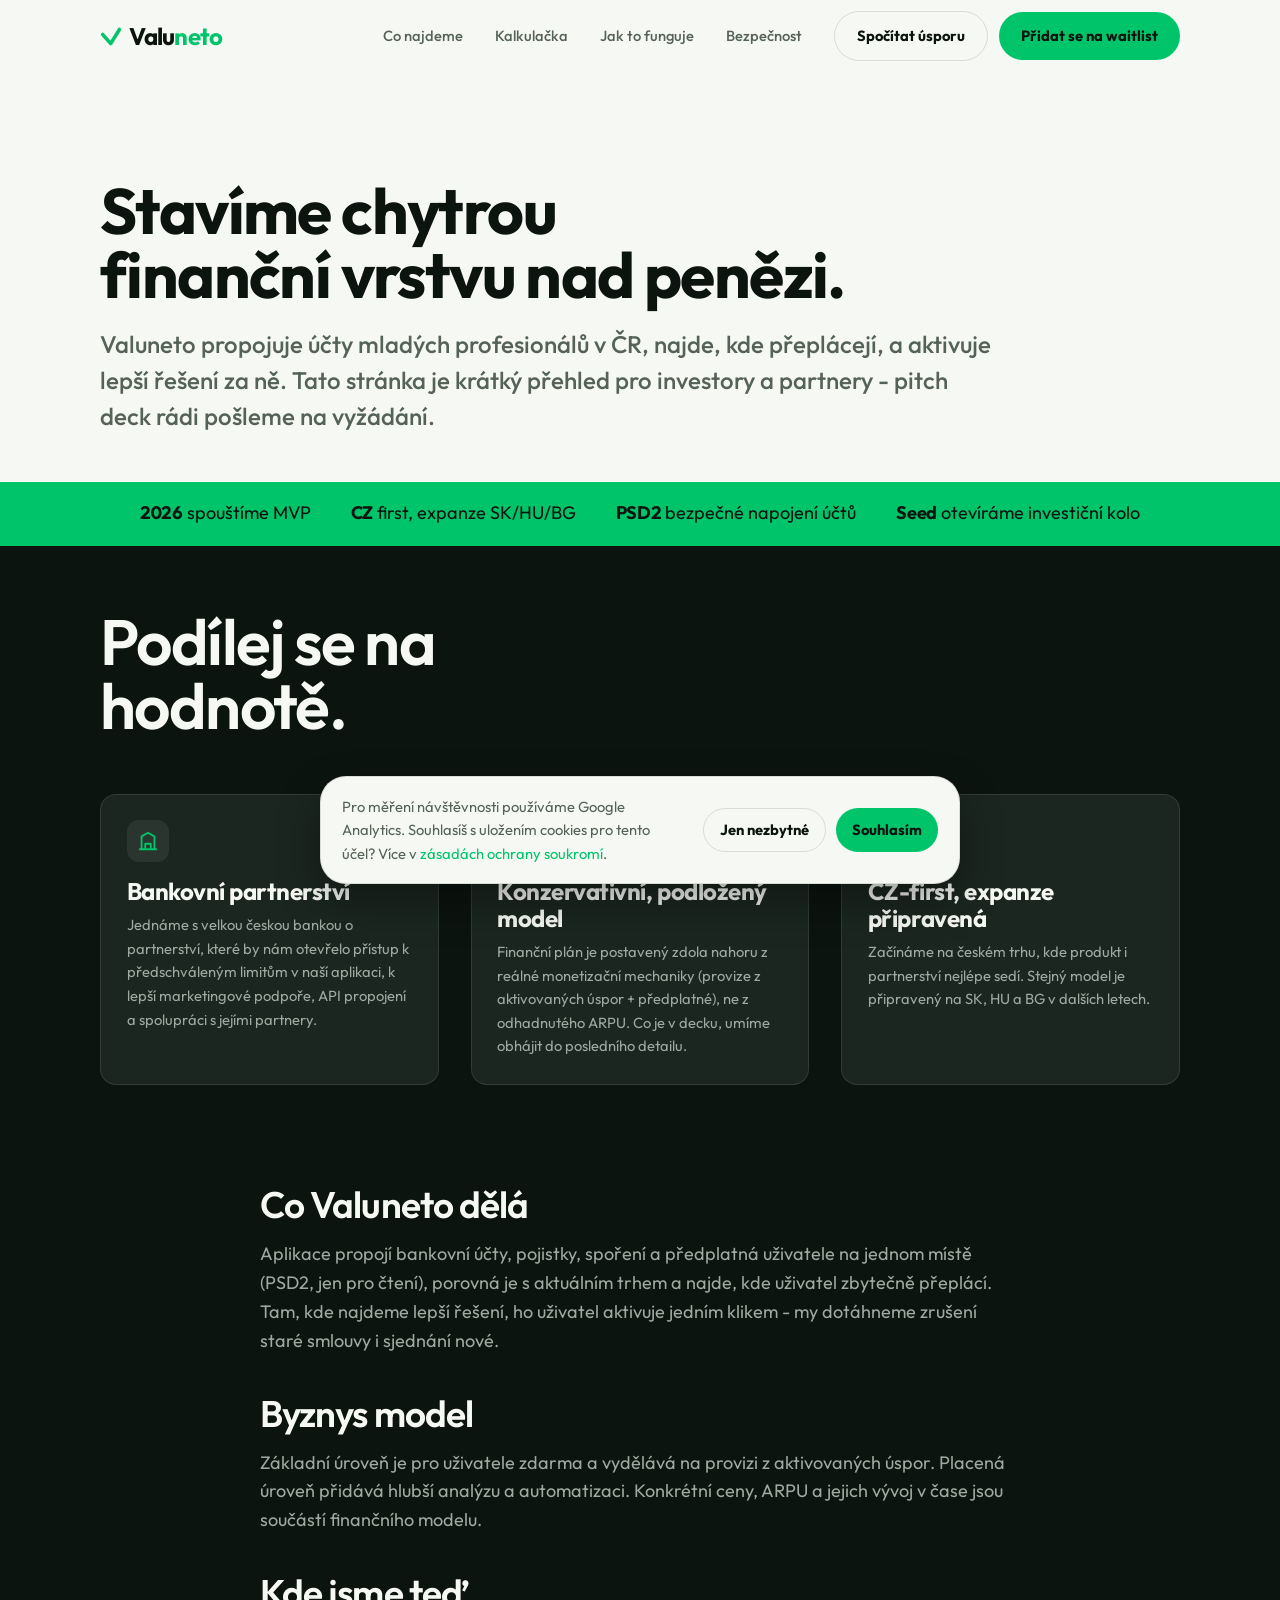
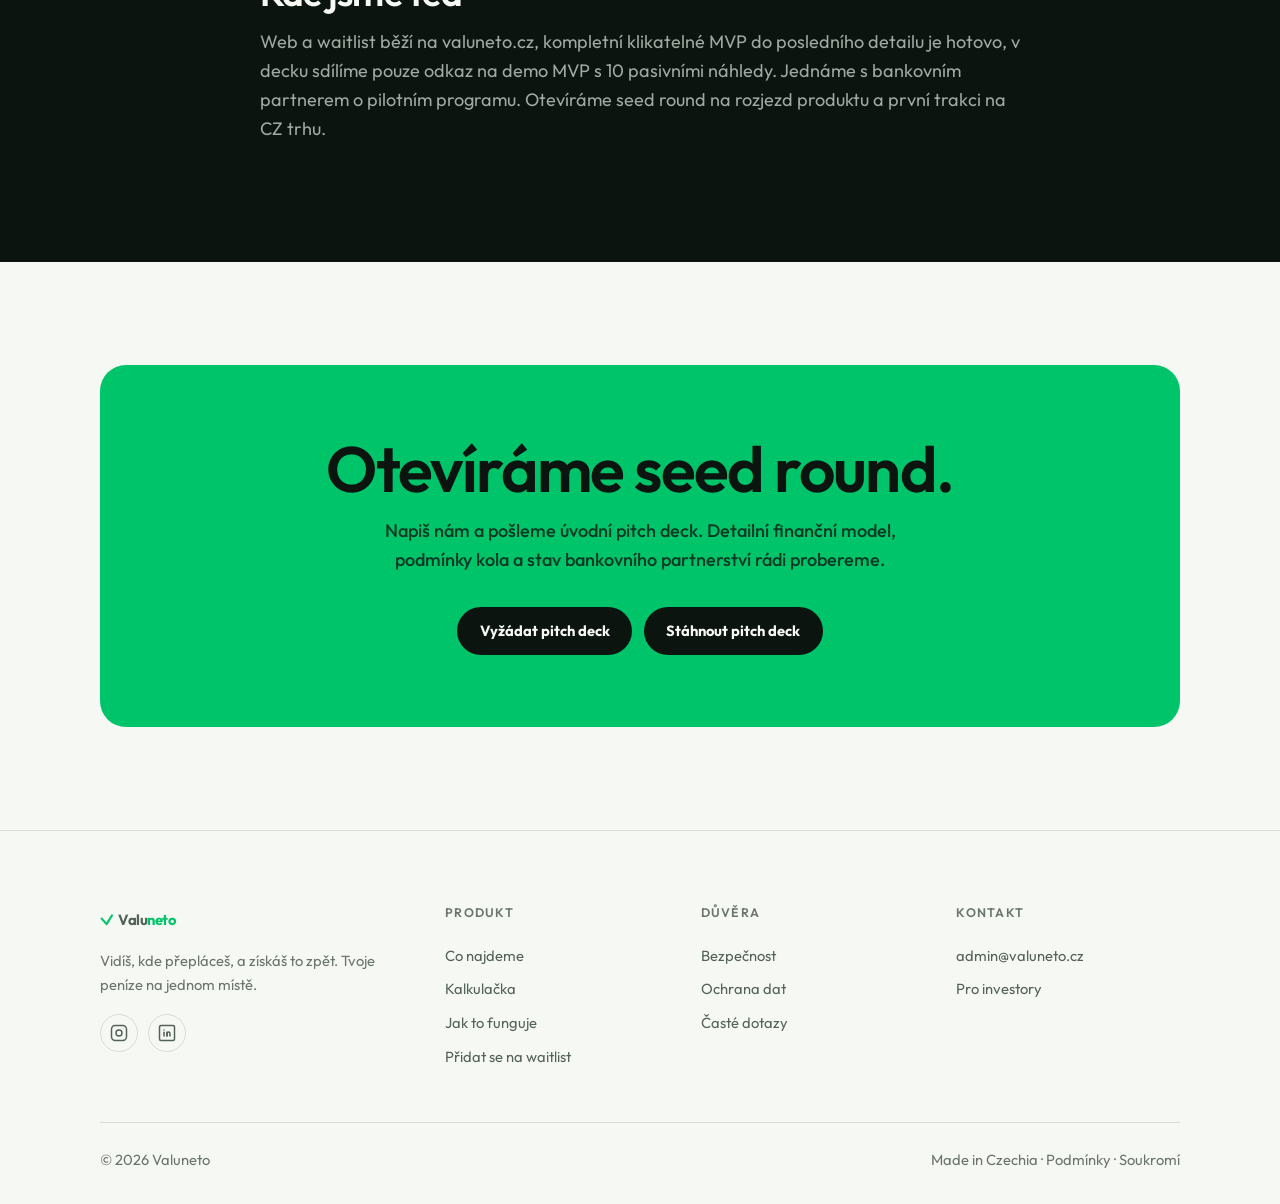
<file: investors.html>
<!DOCTYPE html>
<html lang="cs">
<head>
<meta charset="UTF-8">
<meta name="viewport" content="width=device-width, initial-scale=1.0">
<title>Pro investory | Valuneto</title>
<meta name="description" content="Valuneto: finanční rozhodovací vrstva pro mladé profesionály v ČR. Krátký přehled pro investory - otevíráme seed round.">
<meta name="theme-color" content="#F6F8F4">
<meta name="robots" content="noindex, follow">
<link rel="canonical" href="https://valuneto.cz/investors.html">
<link rel="icon" href="assets/img/favicon.svg" type="image/svg+xml">
<link rel="apple-touch-icon" href="assets/img/app-icon.svg">
<meta property="og:type" content="website">
<meta property="og:site_name" content="Valuneto">
<meta property="og:url" content="https://valuneto.cz/investors.html">
<meta property="og:title" content="Pro investory | Valuneto">
<meta property="og:description" content="Finanční rozhodovací vrstva pro mladé profesionály v ČR. Krátký přehled pro investory - otevíráme seed round.">
<meta property="og:image" content="https://valuneto.cz/assets/img/og-image.png">
<meta property="og:locale" content="cs_CZ">
<meta name="twitter:card" content="summary_large_image">
<meta name="twitter:image" content="https://valuneto.cz/assets/img/og-image.png">
<noscript><style>.reveal{opacity:1!important;transform:none!important}</style></noscript>
<link rel="preconnect" href="https://fonts.googleapis.com">
<link rel="preconnect" href="https://fonts.gstatic.com" crossorigin>
<link href="https://fonts.googleapis.com/css2?family=Outfit:wght@400;500;600;700;800;900&family=Geist+Mono:wght@400;500;700&display=swap" rel="stylesheet">
<link rel="stylesheet" href="assets/css/styles.css?v=2">
<!-- Google Analytics 4 (Consent Mode v2 - výchozí odmítnuto, dokud uživatel nesouhlasí v cookie liště) -->
<script>
window.dataLayer = window.dataLayer || [];
function gtag(){dataLayer.push(arguments);}
gtag('consent','default',{'ad_storage':'denied','ad_user_data':'denied','ad_personalization':'denied','analytics_storage':'denied'});
gtag('js', new Date());
gtag('config','G-EQP066N6QY',{'anonymize_ip':true});
</script>
<script async src="https://www.googletagmanager.com/gtag/js?id=G-EQP066N6QY"></script>
<!-- GoatCounter (cookieless, bez souhlasu - meri vsechny navstevniky, GDPR/ePrivacy OK) -->
<script data-goatcounter="https://valuneto.goatcounter.com/count" async src="//gc.zgo.at/count.js"></script>
<style>
  /* Pitch deck modaly (jen na této stránce) */
  .vn-modal[hidden]{display:none}
  .vn-modal{position:fixed;inset:0;z-index:1000;display:flex;align-items:center;justify-content:center;padding:1rem}
  .vn-modal-backdrop{position:absolute;inset:0;background:rgba(12,20,15,.55)}
  .vn-modal-card{position:relative;background:#fff;border-radius:18px;max-width:430px;width:100%;padding:clamp(1.5rem,4vw,2.2rem);box-shadow:0 30px 80px rgba(0,0,0,.35)}
  .vn-modal-x{position:absolute;top:10px;right:14px;background:none;border:0;font-size:26px;line-height:1;color:#6B756E;cursor:pointer;padding:4px}
  .vn-modal-card h3{font-family:var(--f-display);color:#0C140F;font-size:1.45rem;line-height:1.2;margin:0 2rem .4rem 0}
  .vn-modal-sub{color:#556258;font-size:.95rem;line-height:1.5;margin:0 0 1.2rem}
  .vn-field{display:block;font-size:.82rem;font-weight:600;color:#0C140F;margin-bottom:.85rem;letter-spacing:.2px}
  .vn-field input,.vn-field textarea{display:block;width:100%;margin-top:.35rem;padding:.72rem .85rem;border:1px solid #d8ddd7;border-radius:11px;font:inherit;font-weight:400;color:#0C140F;background:#fff}
  .vn-field textarea{resize:vertical;min-height:72px}
  .vn-field input:focus,.vn-field textarea:focus{outline:none;border-color:#00C46A;box-shadow:0 0 0 3px rgba(0,196,106,.18)}
  .vn-modal .btn-primary{width:100%;margin-top:.4rem}
  .vn-note{font-size:.86rem;line-height:1.4;margin:.85rem 0 0;min-height:1em}
</style>
</head>
<body>
<a class="skip-link" href="#main">Přeskočit na obsah</a>

<header class="site-header" id="header">
  <div class="wrap nav">
    <a href="index.html" class="brand" aria-label="Valuneto, domů"><svg class="brand-mark" viewBox="22 30 176 160" width="18" height="16" aria-hidden="true" focusable="false" style="display:inline-block;height:0.82em;width:auto;vertical-align:-0.09em;margin-right:0.3em;flex:none"><polyline points="41.8,90.9 107.3,164.6 178.2,50.0" fill="none" stroke="#00C46A" stroke-width="28.6" stroke-linecap="round" stroke-linejoin="round"/></svg><span class="brand-wm">Valu<span class="neto">neto</span></span></a>
    <button class="nav-toggle" id="navToggle" aria-label="Otevřít menu" aria-expanded="false" aria-controls="navMenu"><span></span></button>
    <div class="nav-menu" id="navMenu">
      <nav class="nav-links" aria-label="Hlavní">
        <a href="index.html#co-najdeme">Co najdeme</a>
        <a href="index.html#kalkulacka">Kalkulačka</a>
        <a href="jak-to-funguje.html">Jak to funguje</a>
        <a href="bezpecnost.html">Bezpečnost</a>
      </nav>
      <div class="nav-cta">
        <a href="index.html#kalkulacka" class="btn btn-ghost">Spočítat úsporu</a>
        <a href="index.html#stahnout" class="btn btn-primary">Přidat se na waitlist</a>
      </div>
    </div>
  </div>
</header>

<main id="main">
  <section class="page-hero">
    <div class="wrap">      <h1>Stavíme chytrou<br>finanční vrstvu nad penězi.</h1>
      <p class="lead">Valuneto propojuje účty mladých profesionálů v ČR, najde, kde přeplácejí, a aktivuje lepší řešení za ně. Tato stránka je krátký přehled pro investory a partnery - pitch deck rádi pošleme na vyžádání.</p>
    </div>
  </section>

  <section class="ticker" aria-label="Stav projektu">
    <div class="wrap">
      <span><strong class="num">2026</strong> spouštíme MVP</span>
      <span><strong class="num">CZ</strong> first, expanze SK/HU/BG</span>
      <span><strong class="num">PSD2</strong> bezpečné napojení účtů</span>
      <span><strong class="num">Seed</strong> otevíráme investiční kolo</span>
    </div>
  </section>

  <section class="section is-light" style="padding-top:clamp(2rem,4vw,3rem)">
    <div class="wrap">
      <div class="section-head wide reveal">
        <h2>Podílej se na hodnotě.</h2>
      </div>
      <div class="sec-grid reveal">
        <div class="sec-card">
          <div class="ico" aria-hidden="true"><svg width="22" height="22" viewBox="0 0 24 24" fill="none" stroke="currentColor" stroke-width="2" stroke-linecap="round" stroke-linejoin="round"><path d="M3 21h18M5 21V7l7-4 7 4v14M9 21v-6h6v6"/></svg></div>
          <h3>Bankovní partnerství</h3><p>Jednáme s velkou českou bankou o partnerství, které by nám otevřelo přístup k předschváleným limitům v naší aplikaci, k lepší marketingové podpoře, API propojení a spolupráci s jejími partnery.</p>
        </div>
        <div class="sec-card">
          <div class="ico" aria-hidden="true"><svg width="22" height="22" viewBox="0 0 24 24" fill="none" stroke="currentColor" stroke-width="2" stroke-linecap="round" stroke-linejoin="round"><path d="M3 3v18h18M7 14l4-4 3 3 5-6"/></svg></div>
          <h3>Konzervativní, podložený model</h3><p>Finanční plán je postavený zdola nahoru z reálné monetizační mechaniky (provize z aktivovaných úspor + předplatné), ne z odhadnutého ARPU. Co je v decku, umíme obhájit do posledního detailu.</p>
        </div>
        <div class="sec-card">
          <div class="ico" aria-hidden="true"><svg width="22" height="22" viewBox="0 0 24 24" fill="none" stroke="currentColor" stroke-width="2" stroke-linecap="round" stroke-linejoin="round"><circle cx="12" cy="12" r="9"/><path d="M12 3a9 9 0 0 1 0 18 9 9 0 0 1 0-18z"/><path d="M3 12h18M12 3c2.5 2.5 4 5.5 4 9s-1.5 6.5-4 9c-2.5-2.5-4-5.5-4-9s1.5-6.5 4-9z"/></svg></div>
          <h3>CZ-first, expanze připravená</h3><p>Začínáme na českém trhu, kde produkt i partnerství nejlépe sedí. Stejný model je připravený na SK, HU a BG v dalších letech.</p>
        </div>
      </div>
    </div>
  </section>

  <section class="section is-light" style="padding-top:0">
    <div class="wrap prose reveal">
      <h2>Co Valuneto dělá</h2>
      <p>Aplikace propojí bankovní účty, pojistky, spoření a předplatná uživatele na jednom místě (PSD2, jen pro čtení), porovná je s aktuálním trhem a najde, kde uživatel zbytečně přeplácí. Tam, kde najdeme lepší řešení, ho uživatel aktivuje jedním klikem - my dotáhneme zrušení staré smlouvy i sjednání nové.</p>

      <h2>Byznys model</h2>
      <p>Základní úroveň je pro uživatele zdarma a vydělává na provizi z aktivovaných úspor. Placená úroveň přidává hlubší analýzu a automatizaci. Konkrétní ceny, ARPU a jejich vývoj v čase jsou součástí finančního modelu.</p>

      <h2>Kde jsme teď</h2>
      <p>Web a waitlist běží na valuneto.cz, kompletní klikatelné MVP do posledního detailu je hotovo, v decku sdílíme pouze odkaz na demo MVP s 10 pasivními náhledy. Jednáme s bankovním partnerem o pilotním programu. Otevíráme seed round na rozjezd produktu a první trakci na CZ trhu.</p>
    </div>
  </section>

  <section class="section">
    <div class="wrap">
      <div class="cta-block reveal">
        <h2>Otevíráme seed round.</h2>
        <p>Napiš nám a pošleme úvodní pitch deck. Detailní finanční model, podmínky kola a stav bankovního partnerství rádi probereme.</p>
        <div class="hero-actions" style="justify-content:center;flex-wrap:wrap">
          <button type="button" class="btn btn-primary" data-open="pitchRequest">Vyžádat pitch deck</button>
          <button type="button" class="btn btn-primary" data-open="pitchDownload">Stáhnout pitch deck</button>
        </div>
      </div>
    </div>
  </section>
</main>

<footer class="site-footer">
  <div class="wrap">
    <div class="footer-grid">
      <div class="footer-brand">
        <a href="index.html" class="brand" aria-label="Valuneto, domů"><svg class="brand-mark" viewBox="22 30 176 160" width="18" height="16" aria-hidden="true" focusable="false" style="display:inline-block;height:0.82em;width:auto;vertical-align:-0.09em;margin-right:0.3em;flex:none"><polyline points="41.8,90.9 107.3,164.6 178.2,50.0" fill="none" stroke="#00C46A" stroke-width="28.6" stroke-linecap="round" stroke-linejoin="round"/></svg><span class="brand-wm">Valu<span class="neto">neto</span></span></a>
        <p>Vidíš, kde přepláceš, a získáš to zpět. Tvoje peníze na jednom místě.</p>
        <div class="footer-social">
          <a href="https://www.instagram.com/valunetoapp/" target="_blank" rel="noopener" aria-label="Valuneto na Instagramu"><svg viewBox="0 0 24 24" fill="none" stroke="currentColor" stroke-width="2" stroke-linecap="round" stroke-linejoin="round" aria-hidden="true"><rect x="2" y="2" width="20" height="20" rx="5"/><circle cx="12" cy="12" r="4"/><circle cx="17.5" cy="6.5" r="0.5" fill="currentColor" stroke="none"/></svg></a>
          <a href="https://www.linkedin.com/company/valuneto/" target="_blank" rel="noopener" aria-label="Valuneto na LinkedIn"><svg viewBox="0 0 24 24" fill="none" stroke="currentColor" stroke-width="2" stroke-linecap="round" stroke-linejoin="round" aria-hidden="true"><rect x="2" y="2" width="20" height="20" rx="2"/><line x1="8" y1="11" x2="8" y2="16"/><line x1="8" y1="8" x2="8" y2="8.01"/><path d="M12 16v-3.5a2 2 0 0 1 4 0V16"/><line x1="12" y1="16" x2="12" y2="11"/></svg></a>
        </div>
      </div>
      <div><h4>Produkt</h4><a href="index.html#co-najdeme">Co najdeme</a><a href="index.html#kalkulacka">Kalkulačka</a><a href="jak-to-funguje.html">Jak to funguje</a><a href="index.html#stahnout">Přidat se na waitlist</a></div>
      <div><h4>Důvěra</h4><a href="bezpecnost.html">Bezpečnost</a><a href="bezpecnost.html#data">Ochrana dat</a><a href="index.html#faq">Časté dotazy</a></div>
      <div><h4>Kontakt</h4><a href="mailto:admin@valuneto.cz">admin@valuneto.cz</a><a href="investors.html">Pro investory</a></div>
    </div>
    <div class="footer-bottom">
      <span>© <span id="year">2026</span> Valuneto</span>
      <span>Made in Czechia · <a href="podminky.html" style="display:inline">Podmínky</a> · <a href="soukromi.html" style="display:inline">Soukromí</a></span>
    </div>
  </div>
</footer>

<!-- Pitch deck modaly -->
<div class="vn-modal" id="pitchRequest" hidden>
  <div class="vn-modal-backdrop" data-close></div>
  <div class="vn-modal-card" role="dialog" aria-modal="true" aria-labelledby="pitchRequestTitle">
    <button class="vn-modal-x" type="button" data-close aria-label="Zavřít">&times;</button>
    <h3 id="pitchRequestTitle">Vyžádat pitch deck</h3>
    <p class="vn-modal-sub">Napiš nám pár řádků a ozveme se ti s pitch deckem.</p>
    <form id="pitchForm" novalidate>
      <label class="vn-field">Jméno<input type="text" name="name" autocomplete="name" required></label>
      <label class="vn-field">E-mail<input type="email" name="email" autocomplete="email" required></label>
      <label class="vn-field">Telefon<input type="tel" name="phone" autocomplete="tel"></label>
      <label class="vn-field">Zpráva<textarea name="message" rows="3"></textarea></label>
      <button type="submit" class="btn btn-primary">Odeslat</button>
      <p class="vn-note" id="pitchNote"></p>
    </form>
  </div>
</div>

<div class="vn-modal" id="pitchDownload" hidden>
  <div class="vn-modal-backdrop" data-close></div>
  <div class="vn-modal-card" role="dialog" aria-modal="true" aria-labelledby="pitchDownloadTitle">
    <button class="vn-modal-x" type="button" data-close aria-label="Zavřít">&times;</button>
    <h3 id="pitchDownloadTitle">Stáhnout pitch deck</h3>
    <p class="vn-modal-sub">Zadej heslo pro stažení pitch decku.</p>
    <form id="pitchDlForm" novalidate>
      <label class="vn-field">Heslo<input type="password" name="pwd" autocomplete="off" required></label>
      <button type="submit" class="btn btn-primary">Stáhnout</button>
      <p class="vn-note" id="pitchDlNote"></p>
    </form>
  </div>
</div>

<script>
(function () {
  /* ===== NASTAVENÍ ===== */
  var ENDPOINT      = "https://script.google.com/macros/s/AKfycbw440E6pFYm04N8u3tZw8Ag0OPUkxT_iLGUoWa9Wfn_70URQd90WgUN7EOiAfNpEVjsXA/exec";
  var DECK_PASSWORD = "valunetoask28";                    // <-- ZMĚŇ SI HESLO pro stažení pitch decku
  var DECK_FILE     = "assets/Valuneto_Pitch_Deck_CZ.pdf";  // <-- sem nahraj PDF přesně s tímhle názvem
  /* ===================== */

  function openM(id){ var m=document.getElementById(id); if(!m) return; m.hidden=false; var f=m.querySelector('input'); if(f){ setTimeout(function(){ f.focus(); },40); } document.addEventListener('keydown', esc); }
  function closeM(m){ if(!m) return; m.hidden=true; document.removeEventListener('keydown', esc); }
  function esc(ev){ if(ev.key==='Escape'){ var o=document.querySelector('.vn-modal:not([hidden])'); if(o) closeM(o); } }

  Array.prototype.forEach.call(document.querySelectorAll('[data-open]'), function(b){ b.addEventListener('click', function(){ openM(b.getAttribute('data-open')); }); });
  Array.prototype.forEach.call(document.querySelectorAll('.vn-modal [data-close]'), function(b){ b.addEventListener('click', function(){ closeM(b.closest('.vn-modal')); }); });

  /* Vyžádat pitch deck -> e-mail adminovi přes Apps Script */
  var pf = document.getElementById('pitchForm');
  if (pf) { pf.addEventListener('submit', function(e){
    e.preventDefault();
    var note = document.getElementById('pitchNote');
    var fd = new FormData(pf);
    var name = (fd.get('name')||'').trim(), email = (fd.get('email')||'').trim();
    var emailEl = pf.querySelector('input[name="email"]');
    if (!name || !email || !emailEl.checkValidity()) { if (note) { note.style.color='#E5483A'; note.textContent='Vyplň prosím jméno a platný e-mail.'; } return; }
    var btn = pf.querySelector('button[type="submit"]'); if (btn) { btn.disabled = true; btn.textContent = 'Odesílám…'; }
    var body = 'type=pitch&name=' + encodeURIComponent(name) + '&email=' + encodeURIComponent(email)
             + '&phone=' + encodeURIComponent((fd.get('phone')||'').trim())
             + '&message=' + encodeURIComponent((fd.get('message')||'').trim());
    fetch(ENDPOINT, { method:'POST', mode:'no-cors', headers:{'Content-Type':'application/x-www-form-urlencoded;charset=UTF-8'}, body:body }).then(done).catch(done);
    function done(){ pf.innerHTML = '<p style="font-family:var(--f-display);font-weight:700;font-size:1.15rem;color:#0C140F;margin:0">Díky! Ozveme se ti s pitch deckem.</p>'; }
  }); }

  /* Stáhnout pitch deck -> heslová brána */
  var df = document.getElementById('pitchDlForm');
  if (df) { df.addEventListener('submit', function(e){
    e.preventDefault();
    var note = document.getElementById('pitchDlNote');
    var inp = df.querySelector('input[name="pwd"]');
    if (inp.value === DECK_PASSWORD) {
      if (note) { note.style.color='#0A7F52'; note.textContent='Heslo OK, stahuji…'; }
      var a = document.createElement('a'); a.href = DECK_FILE; a.setAttribute('download',''); document.body.appendChild(a); a.click(); a.remove();
    } else {
      if (note) { note.style.color='#E5483A'; note.textContent='Špatné heslo. Zkus to prosím znovu.'; }
      inp.select();
    }
  }); }
})();
</script>

<script src="assets/js/main.js?v=7" defer></script>
</body>
</html>
</file>
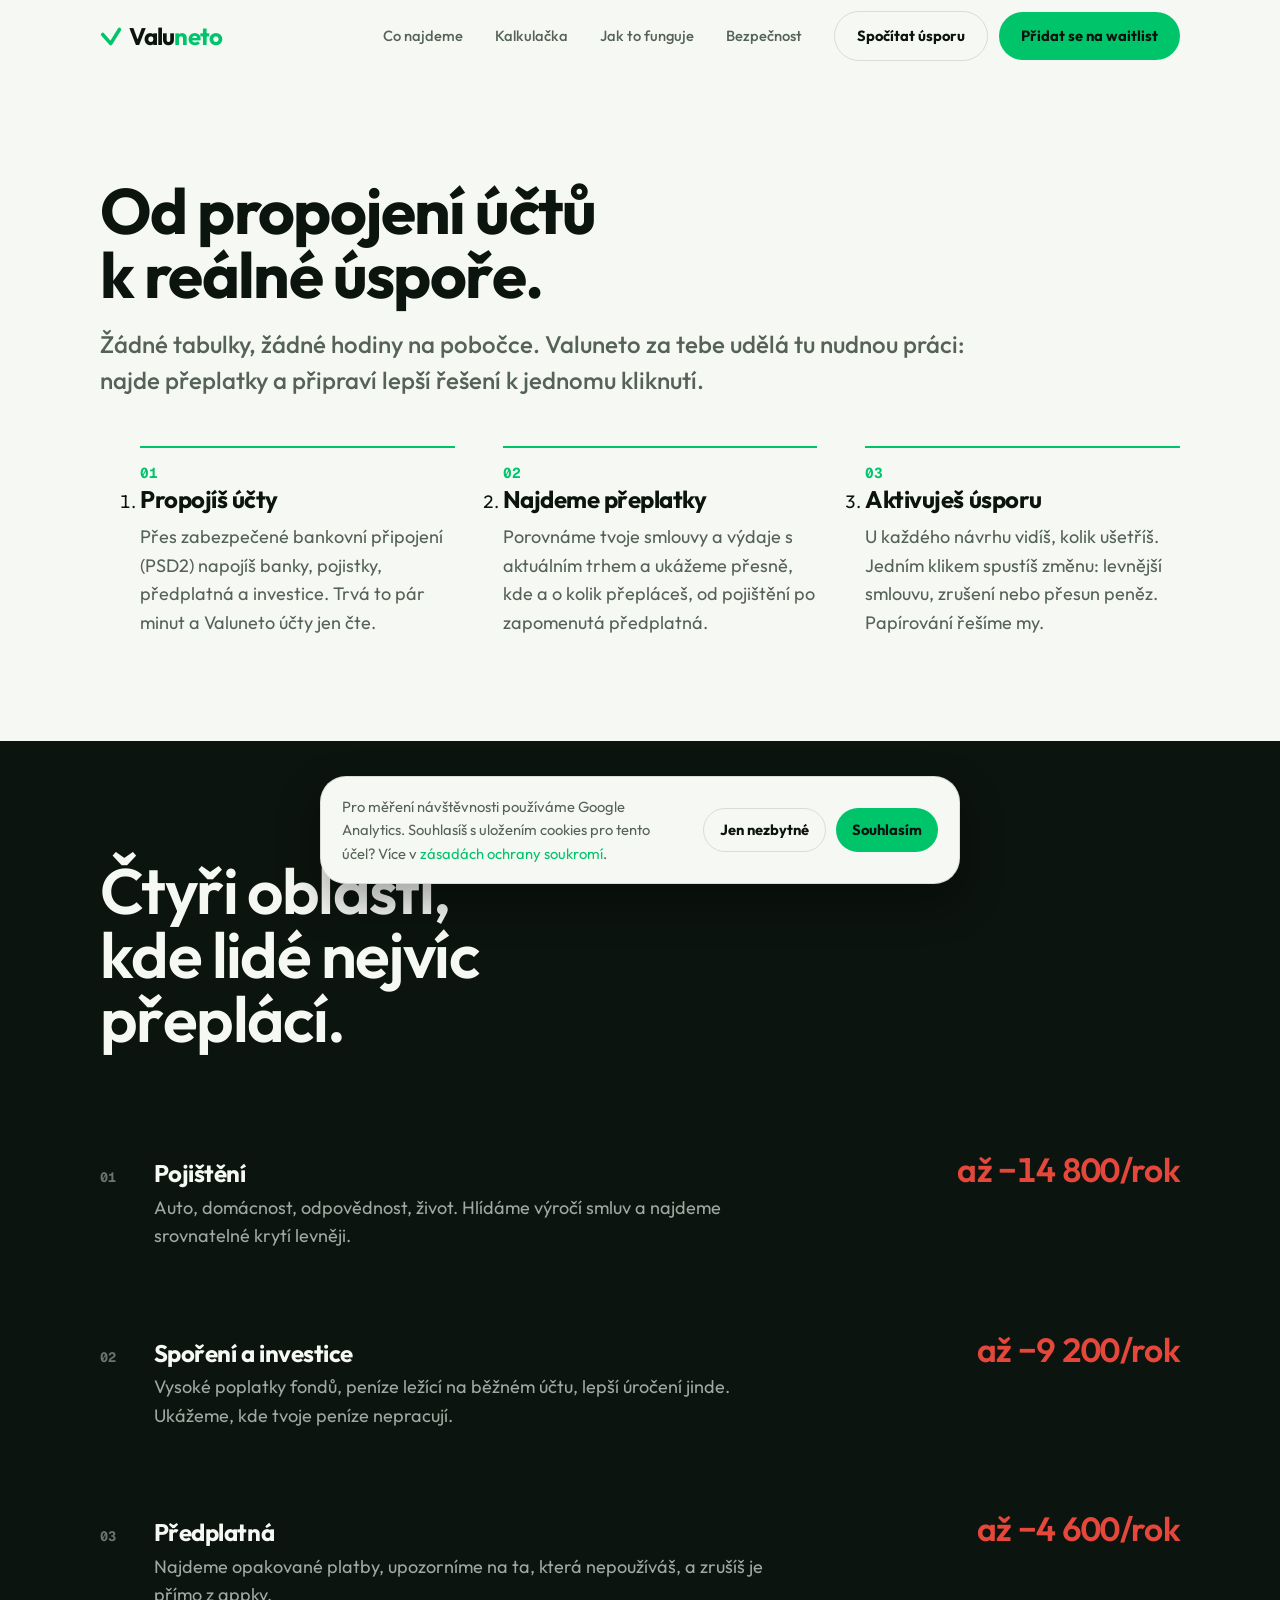
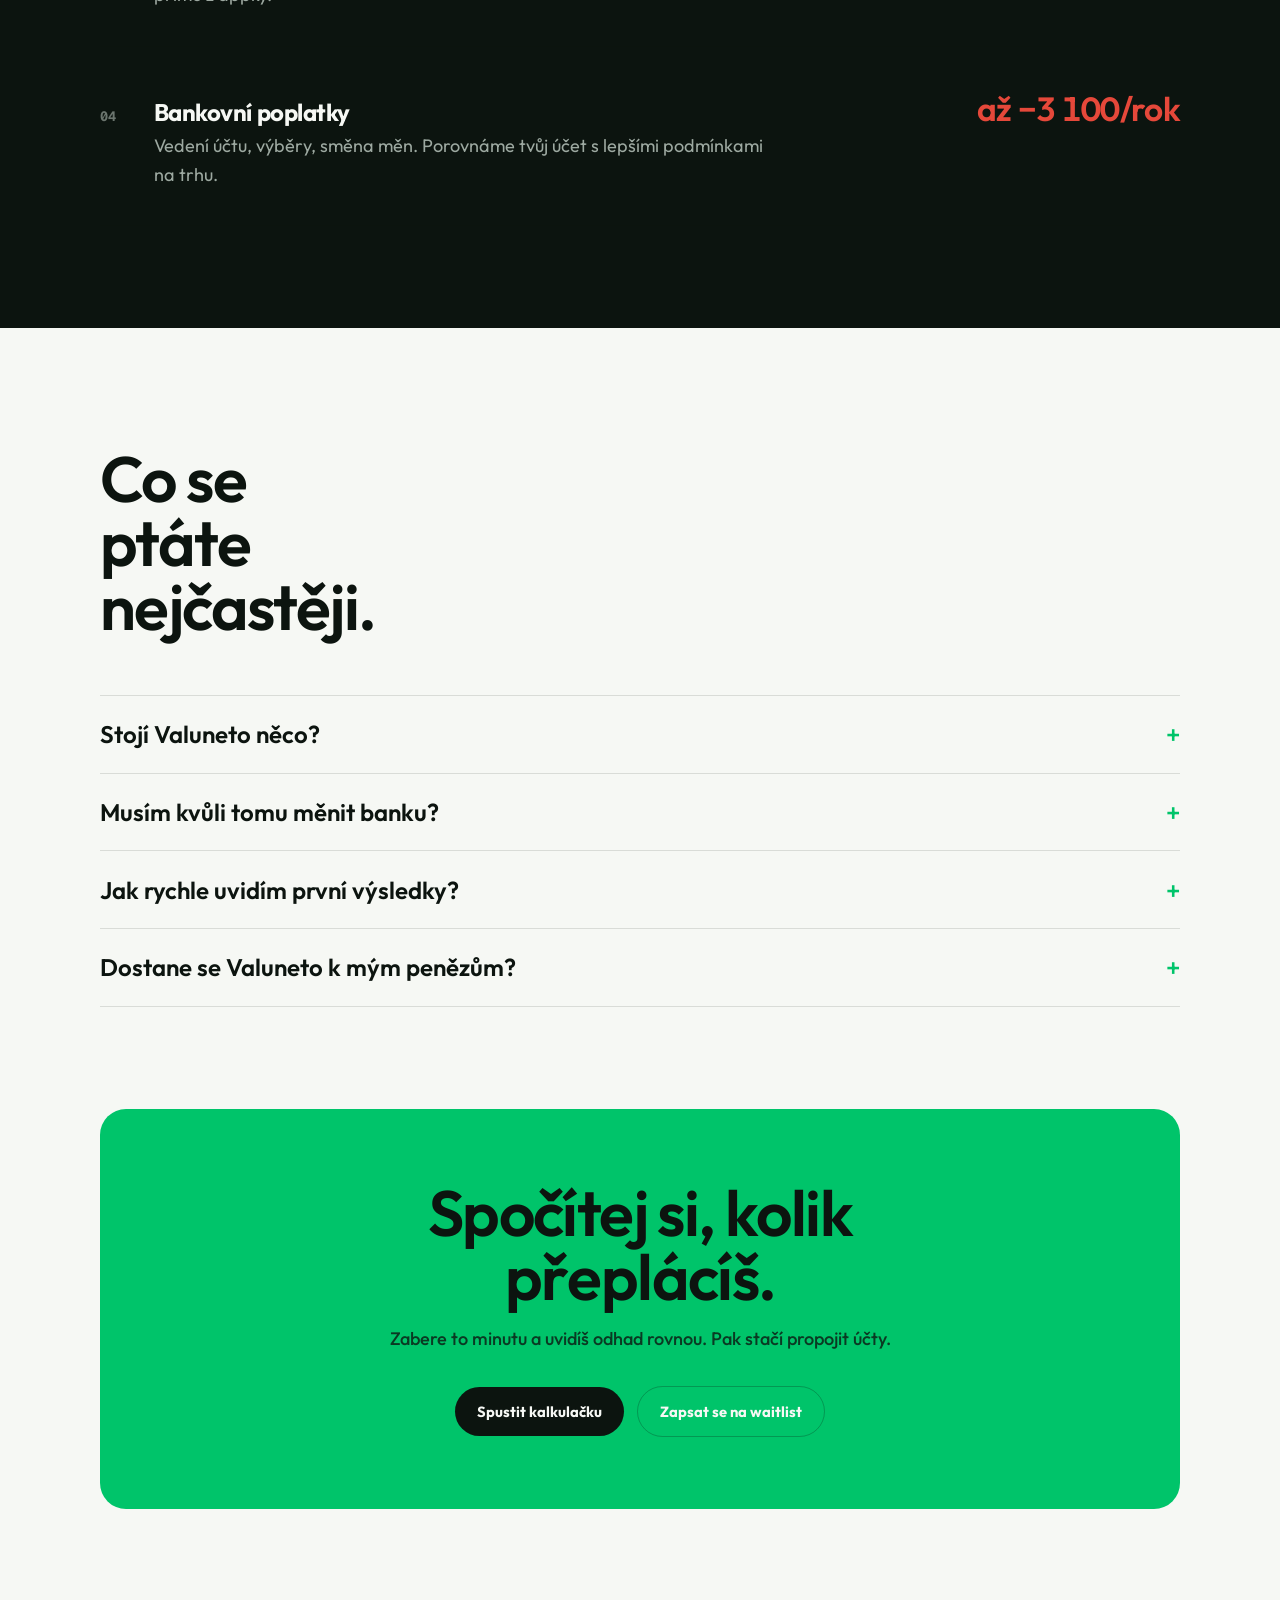
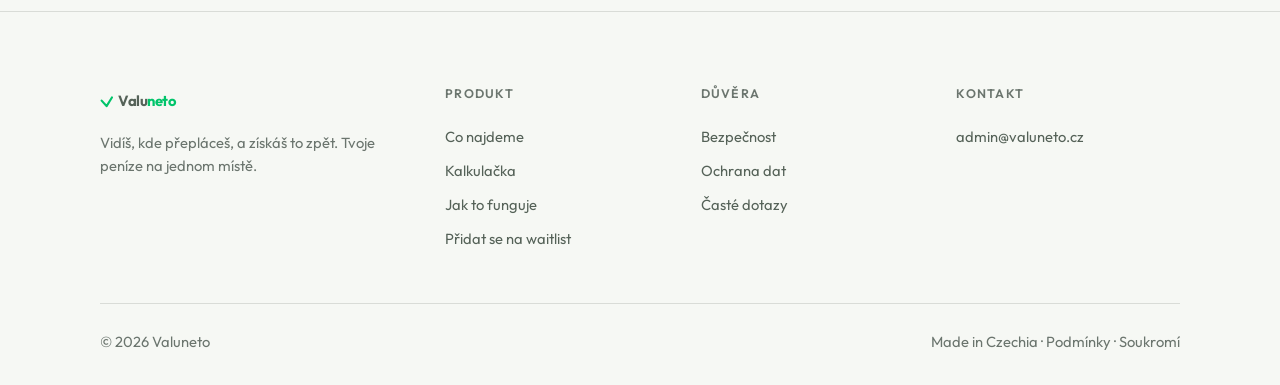
<file: jak-to-funguje.html>
<!DOCTYPE html>
<html lang="cs">
<head>
<meta charset="UTF-8">
<meta name="viewport" content="width=device-width, initial-scale=1.0">
<title>Jak Valuneto funguje: od propojení účtů po úsporu</title>
<meta name="description" content="Tři kroky: propojíš účty, najdeme přeplatky, aktivuješ úsporu. Podívej se, jak Valuneto najde, kde tečou peníze, a co s tím udělá.">
<meta name="theme-color" content="#F6F8F4">
<meta name="robots" content="index, follow, max-image-preview:large">
<link rel="canonical" href="https://valuneto.cz/jak-to-funguje.html">
<link rel="icon" href="assets/img/favicon.svg" type="image/svg+xml">
<link rel="apple-touch-icon" href="assets/img/app-icon.svg">
<meta property="og:type" content="website">
<meta property="og:site_name" content="Valuneto">
<meta property="og:url" content="https://valuneto.cz/jak-to-funguje.html">
<meta property="og:title" content="Jak Valuneto funguje: od propojení účtů po úsporu">
<meta property="og:description" content="Tři kroky: propojíš účty, najdeme přeplatky, aktivuješ úsporu. Podívej se, jak Valuneto najde, kde tečou peníze.">
<meta property="og:image" content="https://valuneto.cz/assets/img/og-image.png">
<meta property="og:locale" content="cs_CZ">
<meta name="twitter:card" content="summary_large_image">
<meta name="twitter:image" content="https://valuneto.cz/assets/img/og-image.png">
<noscript><style>.reveal{opacity:1!important;transform:none!important}</style></noscript>
<link rel="preconnect" href="https://fonts.googleapis.com">
<link rel="preconnect" href="https://fonts.gstatic.com" crossorigin>
<link href="https://fonts.googleapis.com/css2?family=Outfit:wght@400;500;600;700;800;900&family=Geist+Mono:wght@400;500;700&display=swap" rel="stylesheet">
<link rel="stylesheet" href="assets/css/styles.css?v=2">
</head>
<body>
<a class="skip-link" href="#main">Přeskočit na obsah</a>

<header class="site-header" id="header">
  <div class="wrap nav">
    <a href="index.html" class="brand" aria-label="Valuneto, domů"><svg class="brand-mark" viewBox="22 30 176 160" width="18" height="16" aria-hidden="true" focusable="false" style="display:inline-block;height:0.82em;width:auto;vertical-align:-0.09em;margin-right:0.3em;flex:none"><polyline points="41.8,90.9 107.3,164.6 178.2,50.0" fill="none" stroke="#00C46A" stroke-width="28.6" stroke-linecap="round" stroke-linejoin="round"/></svg><span class="brand-wm">Valu<span class="neto">neto</span></span></a>
    <button class="nav-toggle" id="navToggle" aria-label="Otevřít menu" aria-expanded="false" aria-controls="navMenu"><span></span></button>
    <div class="nav-menu" id="navMenu">
      <nav class="nav-links" aria-label="Hlavní">
        <a href="index.html#co-najdeme">Co najdeme</a>
        <a href="index.html#kalkulacka">Kalkulačka</a>
        <a href="jak-to-funguje.html" aria-current="page">Jak to funguje</a>
        <a href="bezpecnost.html">Bezpečnost</a>
      </nav>
      <div class="nav-cta">
        <a href="index.html#kalkulacka" class="btn btn-ghost">Spočítat úsporu</a>
        <a href="index.html#stahnout" class="btn btn-primary">Přidat se na waitlist</a>
      </div>
    </div>
  </div>
</header>

<main id="main">
  <section class="page-hero">
    <div class="wrap">      <h1>Od propojení účtů<br>k reálné úspoře.</h1>
      <p class="lead">Žádné tabulky, žádné hodiny na pobočce. Valuneto za tebe udělá tu nudnou práci: najde přeplatky a připraví lepší řešení k jednomu kliknutí.</p>
    </div>
  </section>

  <section class="section" style="padding-top:0">
    <div class="wrap">
      <ol class="steps">
        <li class="step reveal"><span class="n">01</span><h3>Propojíš účty</h3><p>Přes zabezpečené bankovní připojení (PSD2) napojíš banky, pojistky, předplatná a investice. Trvá to pár minut a Valuneto účty jen čte.</p></li>
        <li class="step reveal"><span class="n">02</span><h3>Najdeme přeplatky</h3><p>Porovnáme tvoje smlouvy a výdaje s aktuálním trhem a ukážeme přesně, kde a o kolik přepláceš, od pojištění po zapomenutá předplatná.</p></li>
        <li class="step reveal"><span class="n">03</span><h3>Aktivuješ úsporu</h3><p>U každého návrhu vidíš, kolik ušetříš. Jedním klikem spustíš změnu: levnější smlouvu, zrušení nebo přesun peněz. Papírování řešíme my.</p></li>
      </ol>
    </div>
  </section>

  <section class="section is-light">
    <div class="wrap">
      <div class="section-head wide reveal">        <h2>Čtyři oblasti, kde lidé nejvíc přeplácí.</h2>
      </div>
      <ul class="leaks-list">
        <li class="leak-item reveal"><span class="idx num">01</span><div><h3>Pojištění</h3><p>Auto, domácnost, odpovědnost, život. Hlídáme výročí smluv a najdeme srovnatelné krytí levněji.</p></div><span class="big num">až −14 800/rok</span></li>
        <li class="leak-item reveal"><span class="idx num">02</span><div><h3>Spoření a investice</h3><p>Vysoké poplatky fondů, peníze ležící na běžném účtu, lepší úročení jinde. Ukážeme, kde tvoje peníze nepracují.</p></div><span class="big num">až −9 200/rok</span></li>
        <li class="leak-item reveal"><span class="idx num">03</span><div><h3>Předplatná</h3><p>Najdeme opakované platby, upozorníme na ta, která nepoužíváš, a zrušíš je přímo z appky.</p></div><span class="big num">až −4 600/rok</span></li>
        <li class="leak-item reveal"><span class="idx num">04</span><div><h3>Bankovní poplatky</h3><p>Vedení účtu, výběry, směna měn. Porovnáme tvůj účet s lepšími podmínkami na trhu.</p></div><span class="big num">až −3 100/rok</span></li>
      </ul>
    </div>
  </section>

  <section class="section">
    <div class="wrap">
      <div class="section-head reveal"><h2>Co se ptáte<br>nejčastěji.</h2></div>
      <div class="faq reveal">
        <details><summary>Stojí Valuneto něco?</summary><p>Najít přeplatky a spočítat úsporu je zdarma. Platíš až tehdy, když ti reálně ušetříme. Bereme si malou část z toho, co ti zůstane v kapse. Když neušetříš, neplatíš.</p></details>
        <details><summary>Musím kvůli tomu měnit banku?</summary><p>Ne. Valuneto se napojí na účty, které už máš, a funguje vedle tvé banky. Měníš jen to, co se ti vyplatí, a vždy to potvrzuješ ty.</p></details>
        <details><summary>Jak rychle uvidím první výsledky?</summary><p>První odhad přeplatků máš hned po propojení účtů, obvykle do 15 minut. Konkrétní návrhy řešení dorazí během pár dní podle oblasti.</p></details>
        <details><summary>Dostane se Valuneto k mým penězům?</summary><p>Ne. Připojení je jen pro čtení. Valuneto nemůže poslat ani korunu. Každý pohyb peněz potvrzuješ jen ty ve své bance. Víc v sekci <a href="bezpecnost.html" style="display:inline;color:var(--net)">Bezpečnost</a>.</p></details>
      </div>
    </div>
  </section>

  <section class="section" style="padding-top:0">
    <div class="wrap">
      <div class="cta-block reveal">
        <h2>Spočítej si, kolik přeplácíš.</h2>
        <p>Zabere to minutu a uvidíš odhad rovnou. Pak stačí propojit účty.</p>
        <div class="hero-actions" style="justify-content:center">
          <a href="index.html#kalkulacka" class="btn btn-primary">Spustit kalkulačku</a>
          <a href="index.html#stahnout" class="btn btn-ghost" style="color:var(--ink);border-color:rgba(12,20,15,.25)">Zapsat se na waitlist</a>
        </div>
      </div>
    </div>
  </section>
</main>

<footer class="site-footer">
  <div class="wrap">
    <div class="footer-grid">
      <div class="footer-brand">
        <a href="index.html" class="brand" aria-label="Valuneto, domů"><svg class="brand-mark" viewBox="22 30 176 160" width="18" height="16" aria-hidden="true" focusable="false" style="display:inline-block;height:0.82em;width:auto;vertical-align:-0.09em;margin-right:0.3em;flex:none"><polyline points="41.8,90.9 107.3,164.6 178.2,50.0" fill="none" stroke="#00C46A" stroke-width="28.6" stroke-linecap="round" stroke-linejoin="round"/></svg><span class="brand-wm">Valu<span class="neto">neto</span></span></a>
        <p>Vidíš, kde přepláceš, a získáš to zpět. Tvoje peníze na jednom místě.</p>
      </div>
      <div><h4>Produkt</h4><a href="index.html#co-najdeme">Co najdeme</a><a href="index.html#kalkulacka">Kalkulačka</a><a href="jak-to-funguje.html">Jak to funguje</a><a href="index.html#stahnout">Přidat se na waitlist</a></div>
      <div><h4>Důvěra</h4><a href="bezpecnost.html">Bezpečnost</a><a href="bezpecnost.html#data">Ochrana dat</a><a href="index.html#faq">Časté dotazy</a></div>
      <div><h4>Kontakt</h4><a href="mailto:admin@valuneto.cz">admin@valuneto.cz</a></div>
    </div>
    <div class="footer-bottom">
      <span>© <span id="year">2026</span> Valuneto</span>
      <span>Made in Czechia · <a href="podminky.html" style="display:inline">Podmínky</a> · <a href="soukromi.html" style="display:inline">Soukromí</a></span>
    </div>
  </div>
</footer>

<script src="assets/js/main.js?v=6" defer></script>
</body>
</html>
</file>
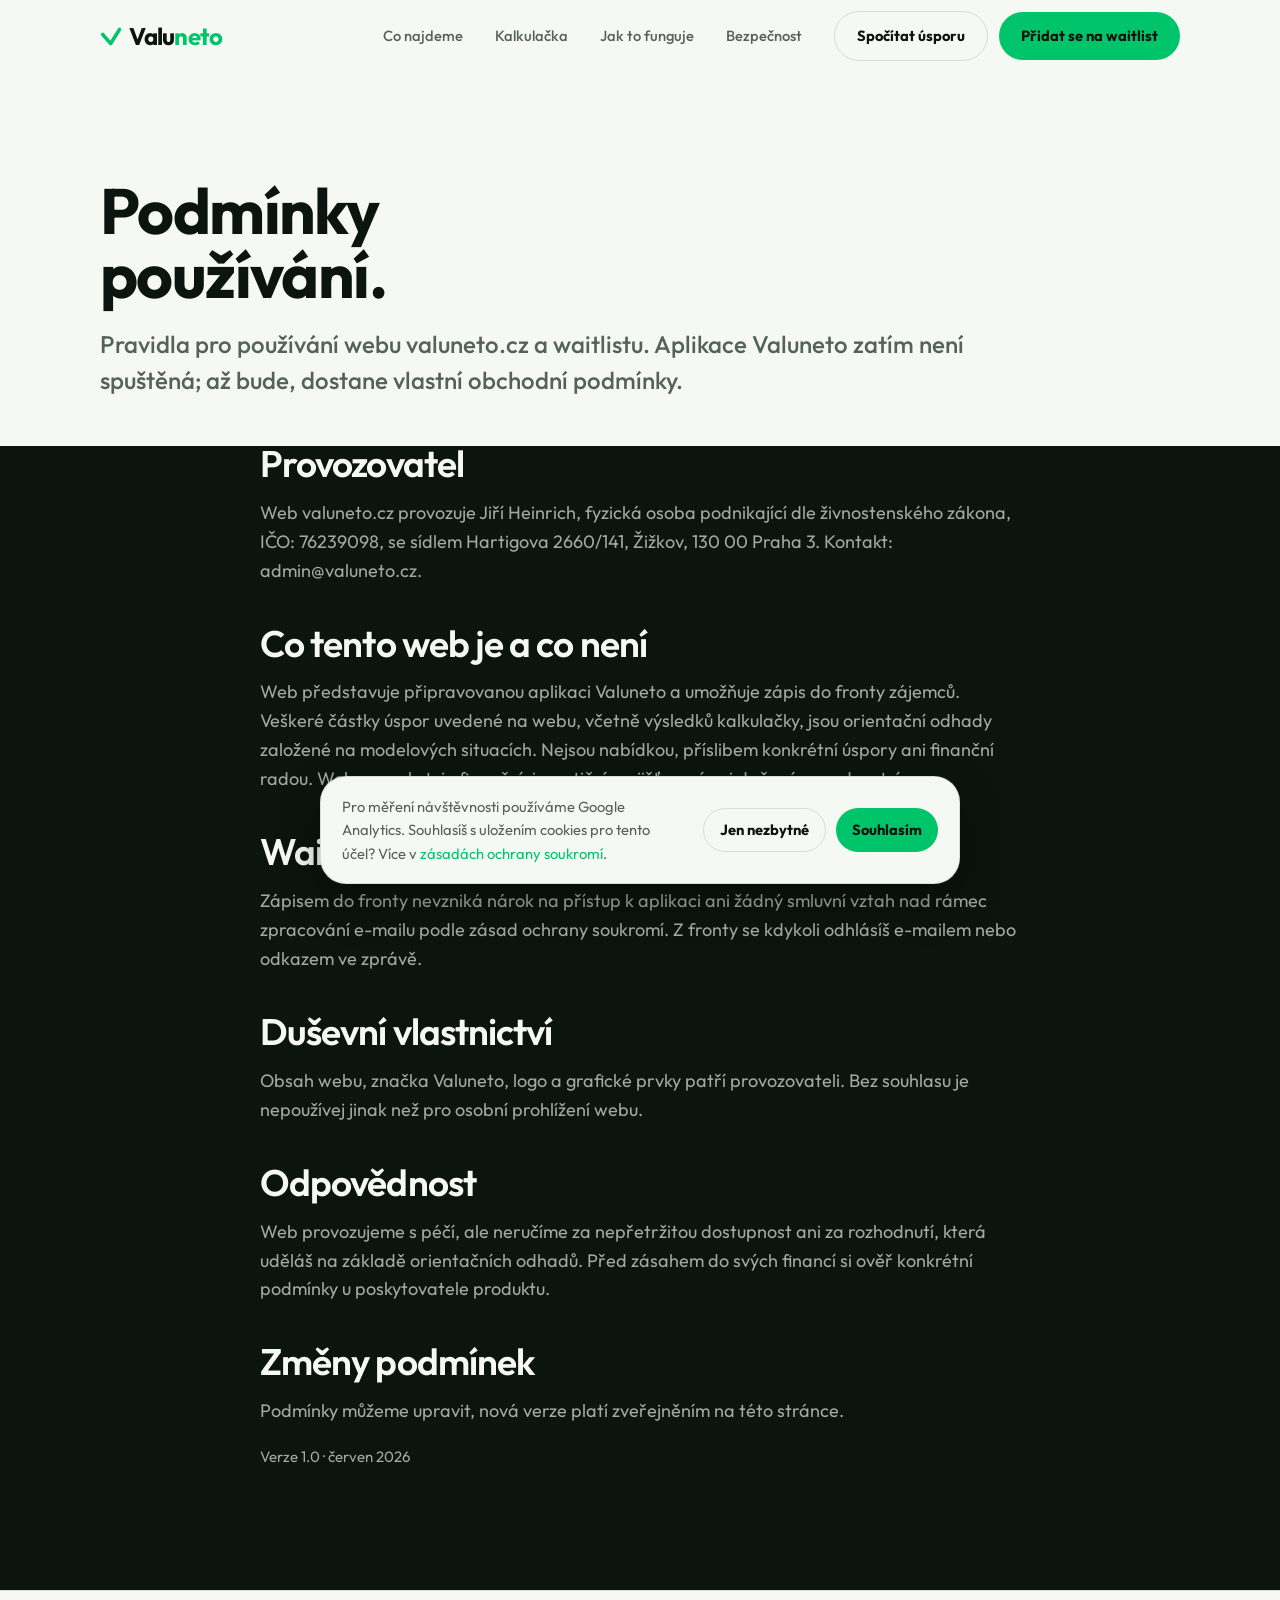
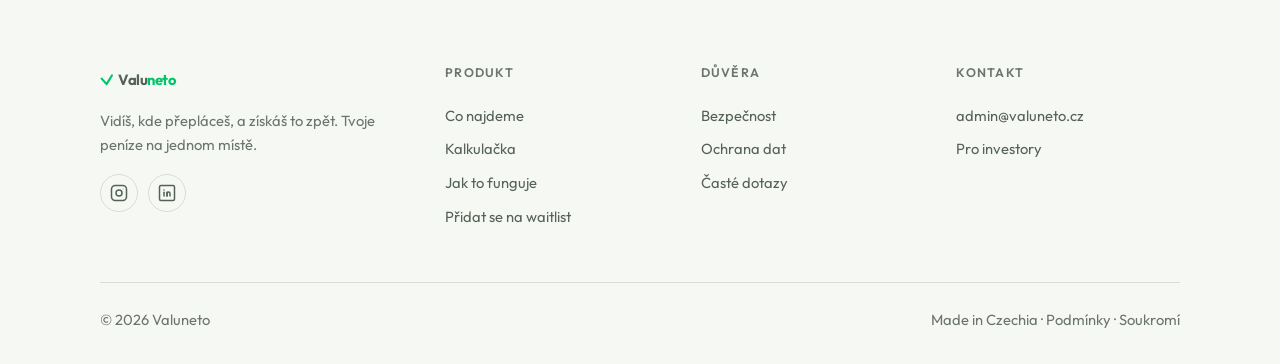
<file: podminky.html>
<!DOCTYPE html>
<html lang="cs">
<head>
<meta charset="UTF-8">
<meta name="viewport" content="width=device-width, initial-scale=1.0">
<title>Podmínky používání | Valuneto</title>
<meta name="description" content="Podmínky používání webu valuneto.cz a waitlistu před spuštěním aplikace Valuneto.">
<meta name="theme-color" content="#F6F8F4">
<meta name="robots" content="index, follow">
<link rel="canonical" href="https://valuneto.cz/podminky.html">
<link rel="icon" href="assets/img/favicon.svg" type="image/svg+xml">
<link rel="apple-touch-icon" href="assets/img/app-icon.svg">
<meta property="og:type" content="website">
<meta property="og:site_name" content="Valuneto">
<meta property="og:url" content="https://valuneto.cz/podminky.html">
<meta property="og:title" content="Podmínky používání | Valuneto">
<meta property="og:image" content="https://valuneto.cz/assets/img/og-image.png">
<meta property="og:locale" content="cs_CZ">
<noscript><style>.reveal{opacity:1!important;transform:none!important}</style></noscript>
<link rel="preconnect" href="https://fonts.googleapis.com">
<link rel="preconnect" href="https://fonts.gstatic.com" crossorigin>
<link href="https://fonts.googleapis.com/css2?family=Outfit:wght@400;500;600;700;800;900&family=Geist+Mono:wght@400;500;700&display=swap" rel="stylesheet">
<link rel="stylesheet" href="assets/css/styles.css?v=2">
<!-- Google Analytics 4 (Consent Mode v2 - výchozí odmítnuto, dokud uživatel nesouhlasí v cookie liště) -->
<script>
window.dataLayer = window.dataLayer || [];
function gtag(){dataLayer.push(arguments);}
gtag('consent','default',{'ad_storage':'denied','ad_user_data':'denied','ad_personalization':'denied','analytics_storage':'denied'});
gtag('js', new Date());
gtag('config','G-EQP066N6QY',{'anonymize_ip':true});
</script>
<script async src="https://www.googletagmanager.com/gtag/js?id=G-EQP066N6QY"></script>
</head>
<body>
<a class="skip-link" href="#main">Přeskočit na obsah</a>

<header class="site-header" id="header">
  <div class="wrap nav">
    <a href="index.html" class="brand" aria-label="Valuneto, domů"><svg class="brand-mark" viewBox="22 30 176 160" width="18" height="16" aria-hidden="true" focusable="false" style="display:inline-block;height:0.82em;width:auto;vertical-align:-0.09em;margin-right:0.3em;flex:none"><polyline points="41.8,90.9 107.3,164.6 178.2,50.0" fill="none" stroke="#00C46A" stroke-width="28.6" stroke-linecap="round" stroke-linejoin="round"/></svg><span class="brand-wm">Valu<span class="neto">neto</span></span></a>
    <button class="nav-toggle" id="navToggle" aria-label="Otevřít menu" aria-expanded="false" aria-controls="navMenu"><span></span></button>
    <div class="nav-menu" id="navMenu">
      <nav class="nav-links" aria-label="Hlavní">
        <a href="index.html#co-najdeme">Co najdeme</a>
        <a href="index.html#kalkulacka">Kalkulačka</a>
        <a href="jak-to-funguje.html">Jak to funguje</a>
        <a href="bezpecnost.html">Bezpečnost</a>
      </nav>
      <div class="nav-cta">
        <a href="index.html#kalkulacka" class="btn btn-ghost">Spočítat úsporu</a>
        <a href="index.html#stahnout" class="btn btn-primary">Přidat se na waitlist</a>
      </div>
    </div>
  </div>
</header>

<main id="main">
  <section class="page-hero">
    <div class="wrap">      <h1>Podmínky<br>používání.</h1>
      <p class="lead">Pravidla pro používání webu valuneto.cz a waitlistu. Aplikace Valuneto zatím není spuštěná; až bude, dostane vlastní obchodní podmínky.</p>
    </div>
  </section>

  <section class="section is-light" style="padding-top:0">
    <div class="wrap prose reveal">
      <h2>Provozovatel</h2>
      <p>Web valuneto.cz provozuje Jiří Heinrich, fyzická osoba podnikající dle živnostenského zákona, IČO: 76239098, se sídlem Hartigova 2660/141, Žižkov, 130 00 Praha 3. Kontakt: <a href="mailto:admin@valuneto.cz" style="display:inline">admin@valuneto.cz</a>.</p>

      <h2>Co tento web je a co není</h2>
      <p>Web představuje připravovanou aplikaci Valuneto a umožňuje zápis do fronty zájemců. Veškeré částky úspor uvedené na webu, včetně výsledků kalkulačky, jsou orientační odhady založené na modelových situacích. Nejsou nabídkou, příslibem konkrétní úspory ani finanční radou. Web neposkytuje finanční, investiční, pojišťovací ani daňové poradenství.</p>

      <h2>Waitlist</h2>
      <p>Zápisem do fronty nevzniká nárok na přístup k aplikaci ani žádný smluvní vztah nad rámec zpracování e-mailu podle <a href="soukromi.html" style="display:inline">zásad ochrany soukromí</a>. Z fronty se kdykoli odhlásíš e-mailem nebo odkazem ve zprávě.</p>

      <h2>Duševní vlastnictví</h2>
      <p>Obsah webu, značka Valuneto, logo a grafické prvky patří provozovateli. Bez souhlasu je nepoužívej jinak než pro osobní prohlížení webu.</p>

      <h2>Odpovědnost</h2>
      <p>Web provozujeme s péčí, ale neručíme za nepřetržitou dostupnost ani za rozhodnutí, která uděláš na základě orientačních odhadů. Před zásahem do svých financí si ověř konkrétní podmínky u poskytovatele produktu.</p>

      <h2>Změny podmínek</h2>
      <p>Podmínky můžeme upravit, nová verze platí zveřejněním na této stránce.</p>

      <p><small>Verze 1.0 · červen 2026</small></p>
    </div>
  </section>
</main>

<footer class="site-footer">
  <div class="wrap">
    <div class="footer-grid">
      <div class="footer-brand">
        <a href="index.html" class="brand" aria-label="Valuneto, domů"><svg class="brand-mark" viewBox="22 30 176 160" width="18" height="16" aria-hidden="true" focusable="false" style="display:inline-block;height:0.82em;width:auto;vertical-align:-0.09em;margin-right:0.3em;flex:none"><polyline points="41.8,90.9 107.3,164.6 178.2,50.0" fill="none" stroke="#00C46A" stroke-width="28.6" stroke-linecap="round" stroke-linejoin="round"/></svg><span class="brand-wm">Valu<span class="neto">neto</span></span></a>
        <p>Vidíš, kde přepláceš, a získáš to zpět. Tvoje peníze na jednom místě.</p>
        <div class="footer-social">
          <a href="https://www.instagram.com/valunetoapp/" target="_blank" rel="noopener" aria-label="Valuneto na Instagramu"><svg viewBox="0 0 24 24" fill="none" stroke="currentColor" stroke-width="2" stroke-linecap="round" stroke-linejoin="round" aria-hidden="true"><rect x="2" y="2" width="20" height="20" rx="5"/><circle cx="12" cy="12" r="4"/><circle cx="17.5" cy="6.5" r="0.5" fill="currentColor" stroke="none"/></svg></a>
          <a href="https://www.linkedin.com/company/valuneto/" target="_blank" rel="noopener" aria-label="Valuneto na LinkedIn"><svg viewBox="0 0 24 24" fill="none" stroke="currentColor" stroke-width="2" stroke-linecap="round" stroke-linejoin="round" aria-hidden="true"><rect x="2" y="2" width="20" height="20" rx="2"/><line x1="8" y1="11" x2="8" y2="16"/><line x1="8" y1="8" x2="8" y2="8.01"/><path d="M12 16v-3.5a2 2 0 0 1 4 0V16"/><line x1="12" y1="16" x2="12" y2="11"/></svg></a>
        </div>
      </div>
      <div><h4>Produkt</h4><a href="index.html#co-najdeme">Co najdeme</a><a href="index.html#kalkulacka">Kalkulačka</a><a href="jak-to-funguje.html">Jak to funguje</a><a href="index.html#stahnout">Přidat se na waitlist</a></div>
      <div><h4>Důvěra</h4><a href="bezpecnost.html">Bezpečnost</a><a href="bezpecnost.html#data">Ochrana dat</a><a href="index.html#faq">Časté dotazy</a></div>
      <div><h4>Kontakt</h4><a href="mailto:admin@valuneto.cz">admin@valuneto.cz</a><a href="investors.html">Pro investory</a></div>
    </div>
    <div class="footer-bottom">
      <span>© <span id="year">2026</span> Valuneto</span>
      <span>Made in Czechia · <a href="podminky.html" style="display:inline">Podmínky</a> · <a href="soukromi.html" style="display:inline">Soukromí</a></span>
    </div>
  </div>
</footer>

<script src="assets/js/main.js?v=7" defer></script>
</body>
</html>
</file>
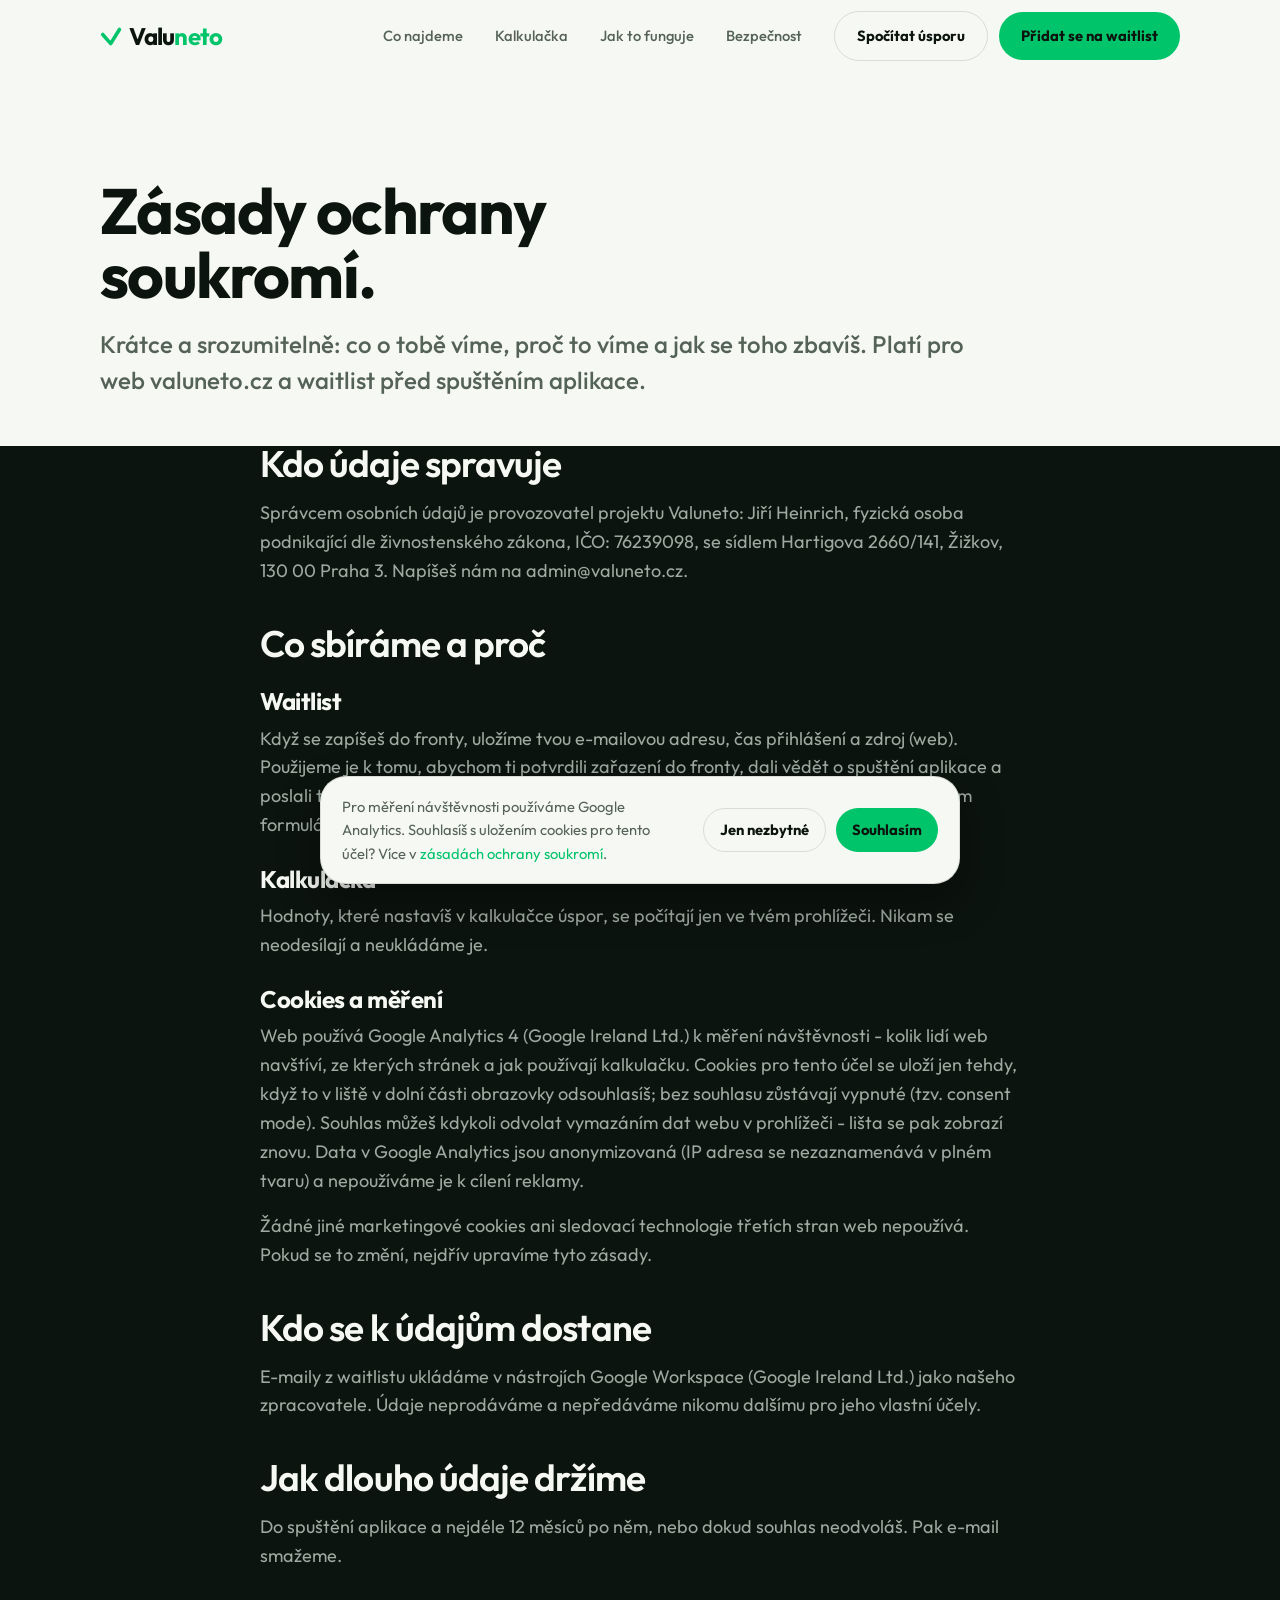
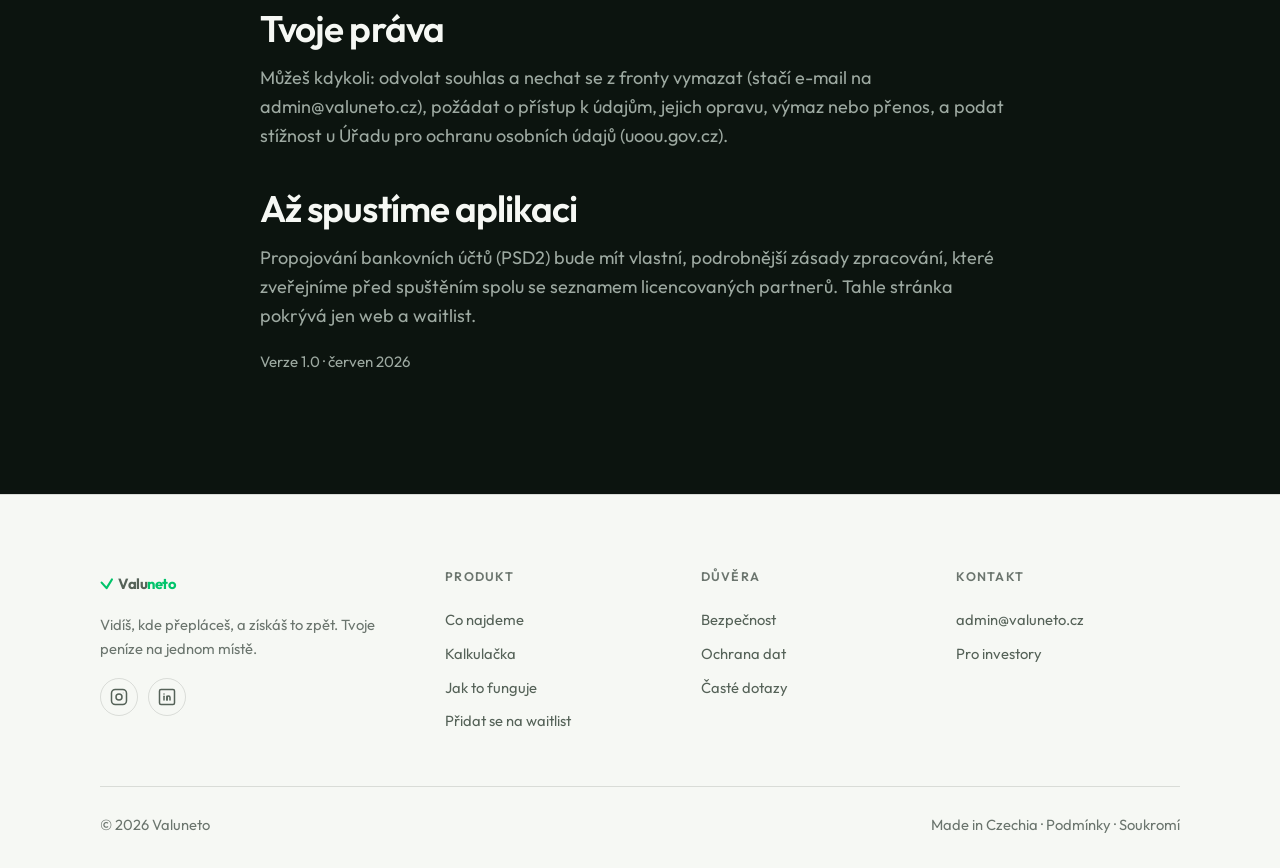
<file: soukromi.html>
<!DOCTYPE html>
<html lang="cs">
<head>
<meta charset="UTF-8">
<meta name="viewport" content="width=device-width, initial-scale=1.0">
<title>Zásady ochrany soukromí | Valuneto</title>
<meta name="description" content="Jak Valuneto nakládá s osobními údaji: co sbíráme na waitlistu, proč, jak dlouho a jaká máš práva.">
<meta name="theme-color" content="#F6F8F4">
<meta name="robots" content="index, follow">
<link rel="canonical" href="https://valuneto.cz/soukromi.html">
<link rel="icon" href="assets/img/favicon.svg" type="image/svg+xml">
<link rel="apple-touch-icon" href="assets/img/app-icon.svg">
<meta property="og:type" content="website">
<meta property="og:site_name" content="Valuneto">
<meta property="og:url" content="https://valuneto.cz/soukromi.html">
<meta property="og:title" content="Zásady ochrany soukromí | Valuneto">
<meta property="og:image" content="https://valuneto.cz/assets/img/og-image.png">
<meta property="og:locale" content="cs_CZ">
<noscript><style>.reveal{opacity:1!important;transform:none!important}</style></noscript>
<link rel="preconnect" href="https://fonts.googleapis.com">
<link rel="preconnect" href="https://fonts.gstatic.com" crossorigin>
<link href="https://fonts.googleapis.com/css2?family=Outfit:wght@400;500;600;700;800;900&family=Geist+Mono:wght@400;500;700&display=swap" rel="stylesheet">
<link rel="stylesheet" href="assets/css/styles.css?v=2">
<!-- Google Analytics 4 (Consent Mode v2 - výchozí odmítnuto, dokud uživatel nesouhlasí v cookie liště) -->
<script>
window.dataLayer = window.dataLayer || [];
function gtag(){dataLayer.push(arguments);}
gtag('consent','default',{'ad_storage':'denied','ad_user_data':'denied','ad_personalization':'denied','analytics_storage':'denied'});
gtag('js', new Date());
gtag('config','G-EQP066N6QY',{'anonymize_ip':true});
</script>
<script async src="https://www.googletagmanager.com/gtag/js?id=G-EQP066N6QY"></script>
</head>
<body>
<a class="skip-link" href="#main">Přeskočit na obsah</a>

<header class="site-header" id="header">
  <div class="wrap nav">
    <a href="index.html" class="brand" aria-label="Valuneto, domů"><svg class="brand-mark" viewBox="22 30 176 160" width="18" height="16" aria-hidden="true" focusable="false" style="display:inline-block;height:0.82em;width:auto;vertical-align:-0.09em;margin-right:0.3em;flex:none"><polyline points="41.8,90.9 107.3,164.6 178.2,50.0" fill="none" stroke="#00C46A" stroke-width="28.6" stroke-linecap="round" stroke-linejoin="round"/></svg><span class="brand-wm">Valu<span class="neto">neto</span></span></a>
    <button class="nav-toggle" id="navToggle" aria-label="Otevřít menu" aria-expanded="false" aria-controls="navMenu"><span></span></button>
    <div class="nav-menu" id="navMenu">
      <nav class="nav-links" aria-label="Hlavní">
        <a href="index.html#co-najdeme">Co najdeme</a>
        <a href="index.html#kalkulacka">Kalkulačka</a>
        <a href="jak-to-funguje.html">Jak to funguje</a>
        <a href="bezpecnost.html">Bezpečnost</a>
      </nav>
      <div class="nav-cta">
        <a href="index.html#kalkulacka" class="btn btn-ghost">Spočítat úsporu</a>
        <a href="index.html#stahnout" class="btn btn-primary">Přidat se na waitlist</a>
      </div>
    </div>
  </div>
</header>

<main id="main">
  <section class="page-hero">
    <div class="wrap">      <h1>Zásady ochrany<br>soukromí.</h1>
      <p class="lead">Krátce a srozumitelně: co o tobě víme, proč to víme a jak se toho zbavíš. Platí pro web valuneto.cz a waitlist před spuštěním aplikace.</p>
    </div>
  </section>

  <section class="section is-light" style="padding-top:0">
    <div class="wrap prose reveal">
      <h2>Kdo údaje spravuje</h2>
      <p>Správcem osobních údajů je provozovatel projektu Valuneto: Jiří Heinrich, fyzická osoba podnikající dle živnostenského zákona, IČO: 76239098, se sídlem Hartigova 2660/141, Žižkov, 130 00 Praha 3. Napíšeš nám na <a href="mailto:admin@valuneto.cz" style="display:inline">admin@valuneto.cz</a>.</p>

      <h2>Co sbíráme a proč</h2>
      <h3>Waitlist</h3>
      <p>Když se zapíšeš do fronty, uložíme tvou e-mailovou adresu, čas přihlášení a zdroj (web). Použijeme je k tomu, abychom ti potvrdili zařazení do fronty, dali vědět o spuštění aplikace a poslali tvůj první odhad úspory. Právním základem je tvůj souhlas, který dáváš odesláním formuláře.</p>
      <h3>Kalkulačka</h3>
      <p>Hodnoty, které nastavíš v kalkulačce úspor, se počítají jen ve tvém prohlížeči. Nikam se neodesílají a neukládáme je.</p>
      <h3>Cookies a měření</h3>
      <p>Web používá Google Analytics 4 (Google Ireland Ltd.) k měření návštěvnosti - kolik lidí web navštíví, ze kterých stránek a jak používají kalkulačku. Cookies pro tento účel se uloží jen tehdy, když to v liště v dolní části obrazovky odsouhlasíš; bez souhlasu zůstávají vypnuté (tzv. consent mode). Souhlas můžeš kdykoli odvolat vymazáním dat webu v prohlížeči - lišta se pak zobrazí znovu. Data v Google Analytics jsou anonymizovaná (IP adresa se nezaznamenává v plném tvaru) a nepoužíváme je k cílení reklamy.</p>
      <p>Žádné jiné marketingové cookies ani sledovací technologie třetích stran web nepoužívá. Pokud se to změní, nejdřív upravíme tyto zásady.</p>

      <h2>Kdo se k údajům dostane</h2>
      <p>E-maily z waitlistu ukládáme v nástrojích Google Workspace (Google Ireland Ltd.) jako našeho zpracovatele. Údaje neprodáváme a nepředáváme nikomu dalšímu pro jeho vlastní účely.</p>

      <h2>Jak dlouho údaje držíme</h2>
      <p>Do spuštění aplikace a nejdéle 12 měsíců po něm, nebo dokud souhlas neodvoláš. Pak e-mail smažeme.</p>

      <h2>Tvoje práva</h2>
      <p>Můžeš kdykoli: odvolat souhlas a nechat se z fronty vymazat (stačí e-mail na <a href="mailto:admin@valuneto.cz" style="display:inline">admin@valuneto.cz</a>), požádat o přístup k údajům, jejich opravu, výmaz nebo přenos, a podat stížnost u Úřadu pro ochranu osobních údajů (uoou.gov.cz).</p>

      <h2>Až spustíme aplikaci</h2>
      <p>Propojování bankovních účtů (PSD2) bude mít vlastní, podrobnější zásady zpracování, které zveřejníme před spuštěním spolu se seznamem licencovaných partnerů. Tahle stránka pokrývá jen web a waitlist.</p>

      <p><small>Verze 1.0 · červen 2026</small></p>
    </div>
  </section>
</main>

<footer class="site-footer">
  <div class="wrap">
    <div class="footer-grid">
      <div class="footer-brand">
        <a href="index.html" class="brand" aria-label="Valuneto, domů"><svg class="brand-mark" viewBox="22 30 176 160" width="18" height="16" aria-hidden="true" focusable="false" style="display:inline-block;height:0.82em;width:auto;vertical-align:-0.09em;margin-right:0.3em;flex:none"><polyline points="41.8,90.9 107.3,164.6 178.2,50.0" fill="none" stroke="#00C46A" stroke-width="28.6" stroke-linecap="round" stroke-linejoin="round"/></svg><span class="brand-wm">Valu<span class="neto">neto</span></span></a>
        <p>Vidíš, kde přepláceš, a získáš to zpět. Tvoje peníze na jednom místě.</p>
        <div class="footer-social">
          <a href="https://www.instagram.com/valunetoapp/" target="_blank" rel="noopener" aria-label="Valuneto na Instagramu"><svg viewBox="0 0 24 24" fill="none" stroke="currentColor" stroke-width="2" stroke-linecap="round" stroke-linejoin="round" aria-hidden="true"><rect x="2" y="2" width="20" height="20" rx="5"/><circle cx="12" cy="12" r="4"/><circle cx="17.5" cy="6.5" r="0.5" fill="currentColor" stroke="none"/></svg></a>
          <a href="https://www.linkedin.com/company/valuneto/" target="_blank" rel="noopener" aria-label="Valuneto na LinkedIn"><svg viewBox="0 0 24 24" fill="none" stroke="currentColor" stroke-width="2" stroke-linecap="round" stroke-linejoin="round" aria-hidden="true"><rect x="2" y="2" width="20" height="20" rx="2"/><line x1="8" y1="11" x2="8" y2="16"/><line x1="8" y1="8" x2="8" y2="8.01"/><path d="M12 16v-3.5a2 2 0 0 1 4 0V16"/><line x1="12" y1="16" x2="12" y2="11"/></svg></a>
        </div>
      </div>
      <div><h4>Produkt</h4><a href="index.html#co-najdeme">Co najdeme</a><a href="index.html#kalkulacka">Kalkulačka</a><a href="jak-to-funguje.html">Jak to funguje</a><a href="index.html#stahnout">Přidat se na waitlist</a></div>
      <div><h4>Důvěra</h4><a href="bezpecnost.html">Bezpečnost</a><a href="bezpecnost.html#data">Ochrana dat</a><a href="index.html#faq">Časté dotazy</a></div>
      <div><h4>Kontakt</h4><a href="mailto:admin@valuneto.cz">admin@valuneto.cz</a><a href="investors.html">Pro investory</a></div>
    </div>
    <div class="footer-bottom">
      <span>© <span id="year">2026</span> Valuneto</span>
      <span>Made in Czechia · <a href="podminky.html" style="display:inline">Podmínky</a> · <a href="soukromi.html" style="display:inline">Soukromí</a></span>
    </div>
  </div>
</footer>

<script src="assets/js/main.js?v=7" defer></script>
</body>
</html>
</file>
<file: assets/css/styles.css>
/* ============================================================
   VALUNETO - web stylesheet
   Koncept: tmavý ink základ, net green signature, produkt jako hrdina.
   Brand v1.0 (Ink/Paper/Net green/Deep green/Champagne/Signal/Slate).
   Typo: Outfit (nadpisy + text + čísla, sjednocené) + Geist Mono (datové štítky).
   ============================================================ */

:root {
  /* brand - SVĚTLÉ TÉMA
     ink* = světlé povrchy/pozadí, paper* = tmavé (primární text + tmavé plochy).
     Tmavé mockupy si původní tmavou paletu obnovují lokálně níže (.phone, .ph-frame). */
  --ink:        #F6F8F4;   /* základní světlé pozadí stránky */
  --ink-2:      #FFFFFF;   /* vyvýšené světlé karty */
  --ink-3:      #E6EAE5;   /* jemná textura / podklad */
  --ink-line:   rgba(12,20,15,0.12); /* jemné linky na světlém */
  --paper:      #0C140F;   /* tmavá – primární text + tmavé plochy */
  --paper-2:    #1B2620;   /* tmavý povrch (na tmavých sekcích) */
  --net:        #00C46A;
  --net-bright: #20D67E;
  --deep:       #0A7F52;
  --champagne:  #B8801F;   /* tmavší zlatá pro světlé pozadí */
  --signal:     #E5483A;   /* tmavší coral pro světlé pozadí */
  --slate:      #6B756E;
  --slate-2:    #556258;   /* tlumený text na světlém */
  --slate-on-light: #9DA9A1; /* tlumený text na tmavých sekcích */

  /* type */
  --f-display: "Outfit", system-ui, -apple-system, "Segoe UI", sans-serif;
  --f-body:    "Outfit", system-ui, -apple-system, "Segoe UI", sans-serif;
  --f-mono:    "Geist Mono", ui-monospace, Menlo, Consolas, monospace;

  /* fluid scale */
  --step--1: clamp(0.83rem, 0.80rem + 0.15vw, 0.92rem);
  --step-0:  clamp(1rem, 0.95rem + 0.25vw, 1.13rem);
  --step-1:  clamp(1.2rem, 1.1rem + 0.5vw, 1.5rem);
  --step-2:  clamp(1.6rem, 1.35rem + 1.2vw, 2.4rem);
  --step-3:  clamp(2.3rem, 1.7rem + 3vw, 4rem);
  --step-4:  clamp(3rem, 2rem + 5vw, 6.2rem);

  --maxw: 1160px;
  --gutter: clamp(1.1rem, 4vw, 2.5rem);
  --radius: 16px;
  --radius-lg: 26px;
  --radius-pill: 999px;
  --ease: cubic-bezier(0.16, 1, 0.3, 1);

  --bg: var(--ink);
  --fg: var(--paper);
}

/* tmavé mockupy si drží původní tmavou paletu i na světlé stránce */
.phone, .ph-frame {
  --ink:        #0C140F;
  --ink-2:      #141C17;
  --ink-3:      #1B2620;
  --ink-line:   #283029;
  --paper:      #F6F8F4;
  --paper-2:    #EEF1ED;
  --champagne:  #E7C383;
  --signal:     #FF6B57;
  --slate-2:    #9DA9A1;
  --slate-on-light: #556258;
}

/* ---------- reset ---------- */
*, *::before, *::after { box-sizing: border-box; }
* { margin: 0; }
html { scroll-behavior: smooth; -webkit-text-size-adjust: 100%; }
@media (prefers-reduced-motion: reduce) {
  html { scroll-behavior: auto; }
  *, *::before, *::after { animation-duration: 0.01ms !important; animation-iteration-count: 1 !important; transition-duration: 0.01ms !important; }
}
body {
  font-family: var(--f-body);
  font-size: var(--step-0);
  line-height: 1.6;
  color: var(--fg);
  background: var(--ink);
  -webkit-font-smoothing: antialiased;
  text-rendering: optimizeLegibility;
  overflow-x: hidden;
}
img, svg { display: block; max-width: 100%; }
a { color: inherit; text-decoration: none; }
button { font: inherit; cursor: pointer; border: none; background: none; color: inherit; }
ul { list-style: none; padding: 0; }
:focus-visible { outline: 3px solid var(--net); outline-offset: 3px; border-radius: 4px; }

/* ---------- layout helpers ---------- */
.wrap { width: 100%; max-width: var(--maxw); margin-inline: auto; padding-inline: var(--gutter); }
.section { padding-block: clamp(3.5rem, 8vw, 7rem); }
.eyebrow {
  display: inline-flex; align-items: center; gap: 8px;
  font-family: var(--f-mono); font-size: 0.72rem; font-weight: 700;
  letter-spacing: 0.14em; text-transform: uppercase; color: var(--net);
  border: 1px solid var(--ink-line); border-radius: var(--radius-pill);
  padding: 6px 13px;
}
.eyebrow::before { content: ""; width: 6px; height: 6px; border-radius: 50%; background: var(--net); }
.sr-only {
  position: absolute; width: 1px; height: 1px; padding: 0; margin: -1px;
  overflow: hidden; clip: rect(0,0,0,0); white-space: nowrap; border: 0;
}
.skip-link {
  position: absolute; left: 12px; top: -60px; z-index: 200;
  background: var(--net); color: #0C140F; font-weight: 700;
  padding: 10px 16px; border-radius: 10px; transition: top 0.2s var(--ease);
}
.skip-link:focus { top: 12px; }

/* ---------- typography ---------- */
h1, h2, h3 { font-family: var(--f-display); font-weight: 600; line-height: 1.0; letter-spacing: -0.025em; }
h1 { font-size: var(--step-4); font-weight: 700; }
h2 { font-size: var(--step-3); }
h3 { font-size: var(--step-1); font-weight: 700; letter-spacing: -0.02em; line-height: 1.12; }
.lead { font-size: var(--step-1); color: var(--slate-2); line-height: 1.5; font-weight: 500; }
.muted { color: var(--slate-2); }
.num { font-family: var(--f-mono); font-weight: 700; letter-spacing: -0.02em; font-variant-numeric: tabular-nums; }
/* velká čísla - zarovnané tabulkové číslice (stabilní šířka pro count-up) */
.phone-net, .calc-result .total, .ap-hero .n, .ap-net, .ap-save .v,
.growth-stats .s .v, .growth-card .top .big, .ticker strong {
  font-variant-numeric: tabular-nums;
}
.accent { color: var(--net); }
.champ { color: var(--champagne); }
em.hl { font-style: normal; color: var(--net); }

/* ---------- buttons ---------- */
.btn {
  display: inline-flex; align-items: center; justify-content: center; gap: 9px;
  font-family: var(--f-body); font-weight: 700; font-size: var(--step--1);
  padding: 0.85em 1.5em; border-radius: var(--radius-pill);
  transition: transform 0.18s var(--ease), background 0.18s var(--ease), color 0.18s var(--ease), box-shadow 0.18s var(--ease);
  white-space: nowrap;
}
.btn-primary { background: var(--net); color: #0C140F; }
.btn-primary:hover { background: var(--net-bright); transform: translateY(-2px); box-shadow: 0 10px 26px rgba(0,196,106,0.28); }
.btn-primary:active { transform: translateY(0); }
.btn-ghost { color: var(--paper); border: 1px solid var(--ink-line); }
.btn-ghost:hover { border-color: var(--net); color: var(--net); transform: translateY(-2px); }
.btn-link { font-weight: 700; color: var(--paper); padding: 0.85em 0.4em; }
.btn-link .arr { transition: transform 0.2s var(--ease); }
.btn-link:hover .arr { transform: translateX(5px); }
.btn-link:hover { color: var(--net); }

/* on dark (inverted) sections */
.is-light .btn-ghost { color: var(--ink); border-color: rgba(246,248,244,0.22); }
.is-light .btn-ghost:hover { border-color: var(--net); color: var(--net); }
.is-light .btn-link { color: var(--ink); }
.is-light .btn-link:hover { color: var(--net); }

/* ---------- header ---------- */
.site-header {
  position: sticky; top: 0; z-index: 100;
  transition: background 0.3s var(--ease), border-color 0.3s var(--ease), backdrop-filter 0.3s var(--ease);
  border-bottom: 1px solid transparent;
}
.site-header.scrolled {
  background: rgba(246,248,244,0.82);
  backdrop-filter: saturate(140%) blur(14px);
  border-bottom-color: var(--ink-line);
}
.nav { display: flex; align-items: center; justify-content: space-between; height: 72px; }
.brand { font-family: var(--f-display); font-size: 1.5rem; font-weight: 700; letter-spacing: -0.03em; color: var(--paper); }
.brand .neto { color: var(--net); }
.brand-mark { display: inline-block; height: 0.82em; width: auto; vertical-align: -0.09em; }
.nav-links { display: flex; align-items: center; gap: clamp(1rem, 2.5vw, 2rem); }
.nav-links a { font-size: var(--step--1); font-weight: 500; color: var(--slate-2); transition: color 0.18s var(--ease); }
.nav-links a:hover { color: var(--paper); }
.nav-cta { display: flex; align-items: center; gap: 0.7rem; }
.nav-toggle { display: none; width: 44px; height: 44px; border-radius: 12px; align-items: center; justify-content: center; }
.nav-toggle span { position: relative; width: 22px; height: 2px; background: var(--paper); border-radius: 2px; transition: 0.25s var(--ease); }
.nav-toggle span::before, .nav-toggle span::after { content: ""; position: absolute; left: 0; width: 22px; height: 2px; background: var(--paper); border-radius: 2px; transition: 0.25s var(--ease); }
.nav-toggle span::before { top: -7px; } .nav-toggle span::after { top: 7px; }
.nav-open .nav-toggle span { background: transparent; }
.nav-open .nav-toggle span::before { top: 0; transform: rotate(45deg); }
.nav-open .nav-toggle span::after { top: 0; transform: rotate(-45deg); }

@media (max-width: 860px) {
  .nav-toggle { display: flex; }
  .nav-menu {
    position: fixed; inset: 72px 0 auto 0; background: var(--ink);
    border-bottom: 1px solid var(--ink-line);
    flex-direction: column; align-items: stretch; gap: 0;
    padding: 1rem var(--gutter) 2rem; height: auto;
    transform: translateY(-12px); opacity: 0; pointer-events: none;
    transition: 0.28s var(--ease);
  }
  .nav-open .nav-menu { transform: none; opacity: 1; pointer-events: auto; }
  .nav-menu { display: flex; }
  .nav-links { flex-direction: column; align-items: stretch; gap: 0; }
  .nav-links a { padding: 0.9rem 0; border-bottom: 1px solid var(--ink-line); font-size: 1.1rem; }
  .nav-cta { margin-top: 1.2rem; flex-direction: column; align-items: stretch; }
  .nav-cta .btn { width: 100%; }
}
@media (min-width: 861px) { .nav-menu { display: flex; align-items: center; gap: clamp(1rem,2.5vw,2rem); } }

/* ---------- hero ---------- */
.hero { position: relative; padding-block: clamp(2.5rem, 6vw, 5rem) clamp(3rem, 7vw, 6rem); }
.hero::before {
  content: ""; position: absolute; inset: 0; z-index: -1;
  background-image: radial-gradient(var(--ink-3) 1px, transparent 1px);
  background-size: 26px 26px;
  -webkit-mask-image: radial-gradient(120% 90% at 70% 0%, #000 0%, transparent 72%);
  mask-image: radial-gradient(120% 90% at 70% 0%, #000 0%, transparent 72%);
  opacity: 0.7;
}
.hero-grid { display: grid; grid-template-columns: 1.05fr 0.95fr; gap: clamp(2rem, 5vw, 4rem); align-items: center; }
.hero h1 { margin: 1.1rem 0 1.3rem; }
.hero h1 .line { display: block; }
.hero .lead { max-width: 30ch; }
.hero-actions { display: flex; flex-wrap: wrap; gap: 0.8rem; align-items: center; margin-top: 2rem; }
.hero-trust { display: flex; align-items: center; gap: 0.6rem; margin-top: 1.6rem; color: var(--slate); font-size: var(--step--1); }
.hero-trust .dots { display: flex; }
.hero-trust .dots span { width: 30px; height: 30px; border-radius: 50%; border: 2px solid var(--ink); margin-left: -9px; background: var(--paper-2) center/cover no-repeat; box-shadow: 0 1px 4px rgba(12,20,15,0.12); }
.hero-trust .dots span:first-child { margin-left: 0; }

@media (max-width: 880px) {
  .hero-grid { grid-template-columns: 1fr; }
  .hero-visual { max-width: 340px; margin-inline: auto; }
}

/* ---------- phone mockup ---------- */
.phone {
  position: relative; width: 100%; max-width: 340px; margin-inline: auto;
}
.phone-badge {
  position: absolute; top: -18px; left: -10px; z-index: 3;
  background: var(--champagne); color: #4A3A12; font-weight: 600;
  font-size: 0.85rem; padding: 8px 14px; border-radius: var(--radius-pill);
  transform: rotate(-7deg); box-shadow: 0 8px 22px rgba(0,0,0,0.45);
}
.phone-body { background: var(--ink-2); border: 1px solid var(--ink-line); border-radius: 34px; padding: 11px; box-shadow: 0 30px 70px rgba(0,0,0,0.55); }
.phone-screen { background: var(--ink); border-radius: 24px; padding: 20px 17px; }
.phone-label { font-family: var(--f-mono); font-size: 0.66rem; letter-spacing: 0.12em; color: var(--slate); text-transform: uppercase; }
.phone-net { font-family: var(--f-display); font-weight: 700; color: var(--champagne); font-size: 2rem; letter-spacing: -0.02em; line-height: 1.1; margin-top: 2px; }
.phone-chart { width: 100%; height: auto; margin: 10px 0 16px; }
.leak {
  background: var(--ink-3); border-radius: 14px; padding: 12px 13px; margin-bottom: 10px;
}
.leak-row { display: flex; justify-content: space-between; align-items: center; }
.leak-row .name { font-weight: 700; font-size: 0.9rem; }
.leak-row .amt { font-family: var(--f-mono); font-weight: 700; color: var(--signal); font-size: 0.9rem; }
.leak-sub { display: flex; justify-content: space-between; align-items: center; margin-top: 8px; }
.leak-sub .t { color: var(--slate); font-size: 0.78rem; }
.chip-solve { background: var(--net); color: var(--ink); font-size: 0.72rem; font-weight: 600; padding: 4px 11px; border-radius: var(--radius-pill); }

/* ---------- ticker strip ---------- */
.ticker { background: var(--net); color: #0C140F; }
.ticker .wrap { display: flex; flex-wrap: wrap; gap: 1rem 2.5rem; align-items: center; justify-content: center; padding-block: 1.1rem; text-align: center; }
.ticker strong { font-family: var(--f-display); font-weight: 700; }
.ticker .num { color: #0C140F; }

/* ---------- inverted (dark) sections ---------- */
.is-light { background: var(--paper); color: var(--ink); }
.is-light .muted, .is-light .lead { color: var(--slate-on-light); }
.is-light .eyebrow { color: var(--net); border-color: rgba(246,248,244,0.2); }
.is-light .eyebrow::before { background: var(--net); }
.is-light .accent { color: var(--net); }
.section-head { max-width: 24ch; margin-bottom: clamp(2rem, 5vw, 3.5rem); }
.section-head h2 { margin-top: 1rem; }
.section-head.wide { max-width: 36ch; }

/* ---------- leaks list (kde tečou peníze) ---------- */
.leaks-list { display: grid; gap: 0; border-top: 1px solid var(--ink-line); }
.is-light .leaks-list { border-color: rgba(12,20,15,0.12); }
.leak-item {
  display: grid; grid-template-columns: auto 1fr auto; gap: clamp(1rem,3vw,2.5rem); align-items: baseline;
  padding-block: clamp(1.4rem, 3vw, 2.2rem); border-bottom: 1px solid var(--ink-line);
}
.is-light .leak-item { border-color: rgba(12,20,15,0.12); }
.leak-item .idx { font-family: var(--f-mono); color: var(--slate); font-size: 0.85rem; }
.leak-item h3 { margin-bottom: 0.4rem; }
.leak-item p { color: var(--slate-2); max-width: 52ch; font-size: var(--step-0); }
.is-light .leak-item p { color: var(--slate-on-light); }
.leak-item .big {
  font-family: var(--f-display); font-weight: 600; letter-spacing: -0.02em;
  font-variant-numeric: tabular-nums; color: var(--signal);
  font-size: clamp(1.3rem, 1rem + 1.6vw, 2.1rem); white-space: nowrap; justify-self: end;
}
.leak-item:hover h3 { color: var(--net); }
.is-light .leak-item:hover h3 { color: var(--deep); }
@media (max-width: 620px) {
  .leak-item { grid-template-columns: 1fr auto; }
  .leak-item .idx { display: none; }
}

/* ---------- calculator ---------- */
.calc { display: grid; grid-template-columns: 1fr 1fr; gap: clamp(2rem,5vw,4rem); align-items: center; }
@media (max-width: 820px) { .calc { grid-template-columns: 1fr; } }
.calc-controls { display: grid; gap: 1.6rem; }
.calc-field label { display: flex; justify-content: space-between; font-weight: 600; margin-bottom: 0.6rem; }
.calc-field label .val { font-family: var(--f-mono); color: var(--net); }
input[type="range"] {
  -webkit-appearance: none; appearance: none; width: 100%; height: 6px;
  background: rgba(246,248,244,0.16); border-radius: 999px; outline-offset: 4px;
}
input[type="range"]::-webkit-slider-thumb {
  -webkit-appearance: none; width: 24px; height: 24px; border-radius: 50%;
  background: var(--net); border: 3px solid var(--paper); box-shadow: 0 2px 8px rgba(0,0,0,0.4); cursor: pointer;
}
input[type="range"]::-moz-range-thumb { width: 22px; height: 22px; border: 3px solid var(--paper); border-radius: 50%; background: var(--net); cursor: pointer; }
.toggle-row { display: flex; flex-wrap: wrap; gap: 0.6rem; }
.toggle-row button {
  border: 1px solid rgba(246,248,244,0.22); border-radius: var(--radius-pill);
  padding: 0.55em 1.1em; font-weight: 600; font-size: var(--step--1); color: var(--ink);
  transition: 0.18s var(--ease);
}
.toggle-row button[aria-pressed="true"] { background: var(--ink); color: var(--paper); border-color: var(--ink); }
.toggle-row button:hover { border-color: var(--net); }
.calc-result {
  background: var(--ink); color: var(--paper); border-radius: var(--radius-lg);
  padding: clamp(1.8rem, 4vw, 2.6rem); text-align: center;
  background-image: radial-gradient(var(--ink-3) 1px, transparent 1px); background-size: 22px 22px;
}
.calc-result .label { color: var(--slate-2); font-weight: 500; }
.calc-result .total { font-family: var(--f-display); font-weight: 700; color: var(--net); font-size: clamp(2.6rem, 1.5rem + 6vw, 4.6rem); line-height: 1; margin: 0.4rem 0 0.2rem; letter-spacing: -0.03em; }
.calc-result .sub { color: var(--slate-2); font-size: var(--step--1); }
.calc-result .btn { margin-top: 1.6rem; }

/* ---------- steps ---------- */
.steps { display: grid; grid-template-columns: repeat(3, 1fr); gap: clamp(1.5rem, 4vw, 3rem); counter-reset: step; }
@media (max-width: 760px) { .steps { grid-template-columns: 1fr; } }
.step { position: relative; padding-top: 2.4rem; border-top: 2px solid var(--net); }
.step .n { font-family: var(--f-mono); font-weight: 700; color: var(--net); font-size: 0.9rem; position: absolute; top: 0.9rem; }
.step h3 { margin-bottom: 0.6rem; }
.step p { color: var(--slate-2); }

/* ---------- growth (dark feature) ---------- */
.growth { display: grid; grid-template-columns: 0.9fr 1.1fr; gap: clamp(2rem,5vw,4rem); align-items: center; }
@media (max-width: 820px) { .growth { grid-template-columns: 1fr; } }
.growth-stats { display: flex; gap: clamp(1.5rem,4vw,3rem); margin-top: 2rem; }
.growth-stats .s .v { font-family: var(--f-display); font-weight: 700; font-size: clamp(1.8rem,1.2rem+2vw,2.8rem); color: var(--champagne); line-height: 1; }
.growth-stats .s .v.green { color: var(--net); }
.growth-stats .s .l { color: var(--slate-2); font-size: var(--step--1); margin-top: 0.3rem; }
.growth-card { background: var(--ink-2); border: 1px solid var(--ink-line); border-radius: var(--radius-lg); padding: clamp(1.4rem,3vw,2rem); }
.growth-card .top { display: flex; justify-content: space-between; align-items: flex-end; margin-bottom: 1rem; }
.growth-card .top .big { font-family: var(--f-display); font-weight: 700; font-size: 2.2rem; color: var(--paper); letter-spacing: -0.02em; }
.growth-card .pill-up { background: rgba(0,196,106,0.14); color: var(--net); font-family: var(--f-mono); font-weight: 700; font-size: 0.8rem; padding: 4px 10px; border-radius: var(--radius-pill); }

/* ---------- security teaser ---------- */
.sec-grid { display: grid; grid-template-columns: repeat(3, 1fr); gap: clamp(1.2rem,3vw,2rem); }
@media (max-width: 760px) { .sec-grid { grid-template-columns: 1fr; } }
.sec-card { border: 1px solid rgba(246,248,244,0.1); border-radius: var(--radius); padding: 1.6rem; background: var(--paper-2); }
.sec-card .ico { width: 42px; height: 42px; border-radius: 12px; background: rgba(246,248,244,0.07); display: flex; align-items: center; justify-content: center; margin-bottom: 1rem; color: var(--net); }
.sec-card h3 { margin-bottom: 0.5rem; }
.sec-card p { color: var(--slate-on-light); font-size: var(--step--1); }

/* ---------- final CTA ---------- */
.cta-block { background: var(--net); color: #0C140F; border-radius: var(--radius-lg); padding: clamp(2.2rem, 6vw, 4.5rem); text-align: center; position: relative; overflow: hidden; }
.cta-block h2 { color: #0C140F; max-width: 16ch; margin-inline: auto; }
.cta-block p { color: #0a3a23; margin: 1rem auto 2rem; max-width: 44ch; font-weight: 500; }
.cta-block .btn-primary { background: #0C140F; color: #F6F8F4; }
.cta-block .btn-primary:hover { background: #000; box-shadow: 0 10px 26px rgba(0,0,0,0.25); }
.waitlist { display: flex; gap: 0.6rem; max-width: 440px; margin: 0 auto 1rem; flex-wrap: wrap; }
.waitlist input {
  flex: 1; min-width: 200px; font: inherit; padding: 0.85em 1.2em; border-radius: var(--radius-pill);
  border: 2px solid rgba(12,20,15,0.18); background: rgba(255,255,255,0.6); color: #0C140F;
}
.waitlist input::placeholder { color: #0a3a23; opacity: 0.7; }
.waitlist input:focus-visible { outline-color: #0C140F; border-color: #0C140F; }
.waitlist .btn { flex-shrink: 0; }
.cta-note { font-size: var(--step--1); color: #0a3a23; }
.stores { display: flex; gap: 0.7rem; justify-content: center; margin-top: 1.6rem; flex-wrap: wrap; }
.store {
  display: inline-flex; align-items: center; gap: 9px; background: #0C140F; color: #F6F8F4;
  padding: 0.7em 1.2em; border-radius: 14px; font-weight: 600; font-size: var(--step--1);
  transition: transform 0.18s var(--ease);
}
.store:hover { transform: translateY(-2px); }
.store small { display: block; font-size: 0.62rem; color: rgba(246,248,244,0.6); font-weight: 500; }

/* ---------- footer ---------- */
.site-footer { background: var(--ink); border-top: 1px solid var(--ink-line); padding-block: clamp(3rem,6vw,4.5rem) 2rem; }
.footer-grid { display: grid; grid-template-columns: 1.4fr repeat(3, 1fr); gap: 2rem; }
@media (max-width: 760px) { .footer-grid { grid-template-columns: 1fr 1fr; } }
@media (max-width: 480px) { .footer-grid { grid-template-columns: 1fr; } }
.footer-grid h4 { font-family: var(--f-body); font-size: 0.78rem; letter-spacing: 0.1em; text-transform: uppercase; color: var(--slate); margin-bottom: 1rem; font-weight: 600; }
.footer-grid a { display: block; color: var(--slate-2); padding: 0.32rem 0; font-size: var(--step--1); transition: color 0.18s var(--ease); }
.footer-grid a:hover { color: var(--net); }
.footer-brand p { color: var(--slate); max-width: 30ch; margin-top: 0.8rem; font-size: var(--step--1); }
.footer-bottom { display: flex; justify-content: space-between; flex-wrap: wrap; gap: 1rem; margin-top: 3rem; padding-top: 1.6rem; border-top: 1px solid var(--ink-line); color: var(--slate); font-size: var(--step--1); }

/* ---------- reveal animation ---------- */
.reveal { opacity: 0; transform: translateY(24px); transition: opacity 0.7s var(--ease), transform 0.7s var(--ease); }
.reveal.in { opacity: 1; transform: none; }
@media (prefers-reduced-motion: reduce) { .reveal { opacity: 1; transform: none; } }

/* ---------- page hero (subpages) ---------- */
.page-hero { padding-block: clamp(3rem,7vw,6rem) clamp(2rem,4vw,3rem); position: relative; }
.page-hero h1 { font-size: var(--step-3); margin: 1rem 0 1.2rem; max-width: 18ch; }
.page-hero .lead { max-width: 56ch; }

/* prose for subpages */
.prose { max-width: 70ch; }
.prose > :first-child { margin-top: 0; } /* zabraňuje protlačení margin ven ze sekce (světlý pruh) */
.prose h2 { font-size: var(--step-2); margin: 2.5rem 0 1rem; }
.prose h3 { margin: 1.6rem 0 0.6rem; }
.prose p { margin-bottom: 1rem; color: var(--slate-2); }
.is-light .prose p { color: var(--slate-on-light); }

/* faq */
.faq { border-top: 1px solid var(--ink-line); }
.is-light .faq { border-color: rgba(12,20,15,0.12); }
.faq details { border-bottom: 1px solid var(--ink-line); padding: 1.2rem 0; }
.is-light .faq details { border-color: rgba(12,20,15,0.12); }
.faq summary { font-family: var(--f-display); font-weight: 600; font-size: var(--step-1); cursor: pointer; list-style: none; display: flex; justify-content: space-between; gap: 1rem; align-items: center; }
.faq summary::-webkit-details-marker { display: none; }
.faq summary::after { content: "+"; font-family: var(--f-mono); color: var(--net); font-size: 1.5rem; transition: transform 0.2s var(--ease); }
.faq details[open] summary::after { transform: rotate(45deg); }
.faq details p { margin-top: 0.9rem; color: var(--slate-2); max-width: 64ch; }
.is-light .faq details p { color: var(--slate-on-light); }

/* ============================================================
   NÁHLED APLIKACE - phone showcase (Valuneto dark theme)
   ============================================================ */
.appshow { border-top: 1px solid var(--ink-line); }
.app-row {
  display: flex; gap: clamp(1.2rem, 3vw, 2.4rem);
  overflow-x: auto; scroll-snap-type: x mandatory;
  padding: 0.5rem 0 1rem; margin-top: clamp(1.5rem, 4vw, 2.5rem);
  scrollbar-width: none; -webkit-overflow-scrolling: touch;
  scroll-padding-inline: var(--gutter);
}
.app-row::-webkit-scrollbar { display: none; }
@media (min-width: 1040px) { .app-row { overflow: visible; justify-content: center; } }
.ph { scroll-snap-align: center; flex: 0 0 auto; width: 286px; }
.ph:nth-child(2) .ph-frame { transform: translateY(-18px); }
@media (max-width: 1039px) { .ph:nth-child(2) .ph-frame { transform: none; } }
.ph-frame {
  background: var(--ink-2); border: 1px solid var(--ink-line);
  border-radius: 40px; padding: 9px; box-shadow: 0 26px 60px rgba(0,0,0,0.5);
}
.ph-scr {
  position: relative; background: var(--ink); border-radius: 31px; overflow: hidden;
  height: 568px; display: flex; flex-direction: column;
}
.ph-notch { position: absolute; top: 11px; left: 50%; transform: translateX(-50%); width: 92px; height: 25px; background: #000; border-radius: 14px; z-index: 6; }
.ph-status { display: flex; justify-content: space-between; align-items: center; padding: 14px 22px 4px; color: var(--paper); font-size: 11px; font-weight: 700; font-family: var(--f-body); }
.ph-status .bars { display: inline-flex; gap: 5px; align-items: center; }
.ph-body { flex: 1; overflow: hidden; padding: 8px 15px 0; }
.ph-cap { text-align: center; margin-top: 14px; font-weight: 600; color: var(--paper); font-size: var(--step-0); }
.ph-cap small { display: block; color: var(--slate-2); font-weight: 400; font-size: var(--step--1); margin-top: 2px; }

/* app inner UI */
.ap-top { display: flex; align-items: center; justify-content: space-between; padding: 6px 0 14px; }
.ap-hello { color: var(--paper); font-size: 16px; font-weight: 600; font-family: var(--f-body); letter-spacing: -0.01em; }
.ap-date { color: var(--slate); font-size: 11.5px; margin-top: 1px; }
.ap-av { width: 36px; height: 36px; border-radius: 50%; background: var(--ink-3); border: 1px solid var(--ink-line); color: var(--net); font-weight: 700; font-size: 13px; display: flex; align-items: center; justify-content: center; }
.ap-title { color: var(--paper); font-size: 16px; font-weight: 600; padding: 6px 0 14px; font-family: var(--f-body); }
.ap-back { color: var(--slate-2); font-size: 12px; display: flex; align-items: center; gap: 6px; padding: 6px 0 12px; }

.ap-hero { background: var(--net); border-radius: 20px; padding: 17px 17px 15px; margin-bottom: 12px; }
.ap-hero .l { color: #0a3a23; font-size: 12px; font-weight: 600; }
.ap-hero .n { color: var(--ink); font-family: var(--f-display); font-size: 33px; font-weight: 700; letter-spacing: -0.02em; margin: 3px 0 1px; }
.ap-hero .s { color: #0a3a23; font-size: 11.5px; margin-bottom: 14px; }
.ap-hero .cta { display: flex; align-items: center; justify-content: center; gap: 7px; background: var(--ink); color: var(--net); width: 100%; padding: 12px; border-radius: 13px; font-size: 13.5px; font-weight: 700; }

.ap-stats { display: grid; grid-template-columns: 1fr 1fr; gap: 10px; margin-bottom: 16px; }
.ap-stat { background: var(--ink-2); border: 1px solid var(--ink-line); border-radius: 15px; padding: 12px 13px; }
.ap-stat .k { color: var(--slate); font-size: 11px; }
.ap-stat .v { color: var(--paper); font-size: 18px; font-weight: 700; margin-top: 4px; font-family: var(--f-mono); letter-spacing: -0.01em; }
.ap-stat .v u { font-size: 11.5px; color: var(--slate-2); font-weight: 500; text-decoration: none; }

.ap-sec { display: flex; justify-content: space-between; align-items: center; margin: 2px 1px 10px; }
.ap-sec h4 { color: var(--paper); font-size: 14px; font-weight: 600; font-family: var(--f-body); }
.ap-sec a { color: var(--net); font-size: 12px; font-weight: 500; }
.ap-list { display: flex; flex-direction: column; gap: 8px; }
.ap-r { display: flex; align-items: center; gap: 11px; background: var(--ink-2); border: 1px solid var(--ink-line); border-radius: 15px; padding: 11px 13px; }
.ap-r .ic { width: 38px; height: 38px; border-radius: 11px; background: var(--ink-3); display: flex; align-items: center; justify-content: center; color: var(--net); flex-shrink: 0; }
.ap-r .ic.w { color: var(--warning, #F5B544); }
.ap-r .mid { flex: 1; min-width: 0; }
.ap-r .nm { color: var(--paper); font-size: 13.5px; font-weight: 600; }
.ap-r .ds { color: var(--slate); font-size: 11.5px; margin-top: 1px; }
.ap-r .amt { text-align: right; flex-shrink: 0; }
.ap-r .amt .a { font-size: 13.5px; font-weight: 700; color: var(--net); font-family: var(--f-mono); }
.ap-r .amt .a.warn { color: #F5B544; }
.ap-r .amt .p { font-size: 10px; color: var(--slate); margin-top: 1px; }

.ap-net { color: var(--champagne); font-family: var(--f-display); font-size: 34px; font-weight: 700; letter-spacing: -0.02em; }
.ap-netrow { display: flex; align-items: baseline; gap: 9px; margin: 2px 0 4px; }
.ap-up { background: rgba(0,196,106,0.16); color: var(--net); font-family: var(--f-mono); font-weight: 700; font-size: 11px; padding: 3px 9px; border-radius: 999px; }
.ap-chart { width: 100%; height: auto; margin: 8px 0 14px; }

.ap-compare { display: grid; grid-template-columns: 1fr 1fr; gap: 10px; margin-bottom: 12px; }
.ap-cc { border: 1px solid var(--ink-line); border-radius: 15px; padding: 13px; background: var(--ink-2); }
.ap-cc.now { opacity: 0.7; }
.ap-cc.new { border-color: var(--net); }
.ap-cc .t { color: var(--slate); font-size: 11px; }
.ap-cc .big { color: var(--paper); font-family: var(--f-mono); font-weight: 700; font-size: 19px; margin-top: 5px; }
.ap-cc.new .big { color: var(--net); }
.ap-cc .pm { color: var(--slate); font-size: 10.5px; }
.ap-save { background: var(--net); border-radius: 15px; padding: 14px 16px; text-align: center; margin-bottom: 12px; }
.ap-save .k { color: #0a3a23; font-size: 11.5px; font-weight: 600; }
.ap-save .v { color: var(--ink); font-family: var(--f-display); font-weight: 700; font-size: 26px; letter-spacing: -0.02em; }
.ap-bigcta { display: flex; align-items: center; justify-content: center; gap: 8px; background: var(--net); color: var(--ink); width: 100%; padding: 14px; border-radius: 14px; font-weight: 700; font-size: 14px; }

.ap-nav { display: flex; justify-content: space-around; align-items: center; padding: 11px 10px 20px; background: var(--ink-2); border-top: 1px solid var(--ink-line); }
.ap-nav a, .ap-nav button { display: flex; flex-direction: column; align-items: center; gap: 4px; color: var(--slate); font-size: 10px; flex: 1; transition: color 0.18s var(--ease); }
.ap-nav a.act, .ap-nav button.act { color: var(--net); }
.ph-home { position: absolute; bottom: 7px; left: 50%; transform: translateX(-50%); width: 110px; height: 5px; border-radius: 3px; background: rgba(255,255,255,0.28); z-index: 6; }

/* net-worth blok v telefonu (hero) */
.ap-networth { background: var(--ink-2); border: 1px solid var(--ink-line); border-radius: 16px; padding: 12px 14px 8px; margin-bottom: 12px; }
.ap-nw-top { display: flex; justify-content: space-between; align-items: flex-start; gap: 8px; }
.ap-networth .k { color: var(--slate); font-size: 11px; }
.ap-networth .ap-net { font-size: 21px; margin-top: 1px; }
.hero-spark { width: 100%; height: auto; margin-top: 4px; }

/* ============================================================
   HERO TELEFON - proklikávací demo + animace
   ============================================================ */
@keyframes vn-floaty { 0%, 100% { transform: translateY(0); } 50% { transform: translateY(-9px); } }
@keyframes vn-draw { to { stroke-dashoffset: 0; } }
@keyframes vn-view { from { opacity: 0; transform: translateY(10px); } to { opacity: 1; transform: none; } }
@keyframes vn-rise { to { opacity: 1; transform: none; } }

.hero-visual .ph-frame { animation: vn-floaty 7s var(--ease) infinite; }

/* přepínatelné obrazovky */
.ph-views { flex: 1; position: relative; overflow: hidden; }
.ap-view { display: none; height: 100%; overflow: hidden; padding: 8px 15px 0; }
.ap-view.is-active { display: block; animation: vn-view 0.4s var(--ease); }

/* kreslení grafu na úvodní obrazovce */
#heroPhone .spark-line { stroke-dasharray: 600; stroke-dashoffset: 600; }
#heroPhone.play .spark-line { animation: vn-draw 1.6s var(--ease) 0.35s forwards; }
#heroPhone .spark-dot { opacity: 0; }
#heroPhone.play .spark-dot { animation: vn-rise 0.45s ease 1.85s forwards; }

/* klikací prvky v telefonu */
.tap { cursor: pointer; -webkit-tap-highlight-color: transparent; transition: transform 0.12s var(--ease), filter 0.18s var(--ease); }
.tap:hover { filter: brightness(1.06); }
.tap:active { transform: scale(0.985); }
button.ap-hero, button.ap-networth, button.ap-r { width: 100%; text-align: left; font: inherit; color: inherit; }
.ap-seclink { color: var(--net); font-size: 12px; font-weight: 500; cursor: pointer; }

/* tipy / profil obrazovky */
.ap-subt { color: var(--slate-2); font-size: 12.5px; line-height: 1.5; margin: -6px 0 14px; }
.ap-profhead { display: flex; align-items: center; gap: 12px; padding: 8px 0 16px; }
.ap-av.lg { width: 52px; height: 52px; font-size: 17px; }
.ap-profhead .nm { color: var(--paper); font-size: 16px; font-weight: 600; }
.ap-profhead .ds { color: var(--slate); font-size: 12px; margin-top: 2px; }

/* hero telefon - kompaktní rozvržení, ať se vejde celá obrazovka */
#heroPhone .ph-scr { height: 600px; }
#heroPhone .ap-top { padding: 4px 0 12px; }
#heroPhone .ap-hero { padding: 15px 16px 14px; margin-bottom: 11px; }
#heroPhone .ap-hero .l { font-size: 11.5px; }
#heroPhone .ap-hero .n { font-size: 29px; margin: 2px 0 1px; }
#heroPhone .ap-hero .s { font-size: 11px; margin-bottom: 12px; }
#heroPhone .ap-hero .cta { padding: 11px; font-size: 13px; }
#heroPhone .ap-networth { padding: 11px 13px 10px; margin-bottom: 11px; }
#heroPhone .ap-networth .ap-net { font-size: 19px; }
#heroPhone .hero-spark { height: 40px; margin-top: 8px; }
#heroPhone .ap-sec { margin: 2px 1px 9px; }
#heroPhone .ap-list { gap: 8px; }
#heroPhone .ap-r { padding: 10px 12px; }

@media (prefers-reduced-motion: reduce) {
  .hero-visual .ph-frame { animation: none; }
  .ap-view.is-active { animation: none; }
  #heroPhone .spark-dot { opacity: 1; animation: none; }
  #heroPhone .spark-line { stroke-dashoffset: 0; }
}

/* ---------- kde tečou - dvousloupcová hlavička ---------- */
.kde-head { max-width: none; display: grid; grid-template-columns: 1.1fr 0.9fr; gap: clamp(1.5rem, 5vw, 4rem); align-items: end; }
.kde-head h2 { margin-top: 0; }
.kde-aside .lead { margin-bottom: 1.4rem; }
.kde-total { display: flex; flex-direction: column; gap: 3px; padding-top: 1.2rem; border-top: 1px solid var(--ink-line); }
.kde-total-num { font-family: var(--f-display); font-weight: 600; letter-spacing: -0.02em; color: var(--signal); font-size: clamp(1.8rem, 1.2rem + 2vw, 2.6rem); font-variant-numeric: tabular-nums; line-height: 1; }
.kde-total-lab { color: var(--slate-2); font-size: var(--step--1); }
@media (max-width: 760px) { .kde-head { grid-template-columns: 1fr; align-items: start; } }


/* =====================================================================
   Outfit refresh – doplňkové styly (výměna fontu + vylepšení landing page)
   ===================================================================== */

/* Hero: nadpis nahoře v úrovni horní hrany screenu, trust dole v úrovni spodní hrany screenu */
.hero-grid { align-items: start; }
@media (min-width: 1040px) {
  .hero-copy { display: flex; flex-direction: column; min-height: 698px; margin-top: -15px; }
  .hero-copy .lead { margin-top: auto; }   /* mezera za nadpisem → tělo i trust se posunou dolů */
}

/* Reálné screenshoty aplikace v rámech telefonu */
.ph-scr { height: auto !important; }
.ph-shot { display: block; width: 100%; height: auto; border-radius: 31px; }

/* Jemný náklon telefonů v sekci náhledu při najetí myší */
.app-row .ph-frame { transition: transform .45s var(--ease); }
.app-row .ph:hover .ph-frame { transform: translateY(-8px); }
@media (hover: none) { .app-row .ph:hover .ph-frame { transform: none; } }

/* Trust strip pod hero */
.trust-strip { padding: clamp(.9rem, 3vw, 1.5rem) 0; border-top: 1px solid var(--ink-line); border-bottom: 1px solid var(--ink-line); background: var(--ink-2); }
.trust-row { display: flex; flex-wrap: wrap; align-items: center; justify-content: center; gap: clamp(.85rem, 3vw, 2.1rem); }
.trust-item { display: inline-flex; align-items: center; gap: 9px; color: var(--slate-2); font-size: var(--step--1); }
.trust-item svg { color: var(--net); flex: none; }
.trust-item strong { color: var(--paper); font-weight: 600; }
.trust-cta { text-align: center; margin-top: .65rem; }

/* Proč Valuneto */
#proc-valuneto .section-head { max-width: 44rem; }
#proc-valuneto .section-head h2 { line-height: 1.05; }
.why-grid { display: grid; grid-template-columns: repeat(2, 1fr); gap: clamp(.8rem, 2vw, 1.1rem); margin-top: clamp(1.6rem, 4vw, 2.4rem); }
.why-card { background: var(--ink-2); border: 1px solid var(--ink-line); border-radius: var(--radius-lg); padding: clamp(1.1rem, 2.4vw, 1.7rem); }
.why-card h3 { font-family: var(--f-display); font-size: var(--step-1); margin-bottom: .45rem; letter-spacing: -0.01em; }
.why-card p { color: var(--slate-2); }
@media (max-width: 720px) { .why-grid { grid-template-columns: 1fr; } }

/* FAQ */
.faq-list { max-width: 760px; margin: clamp(1.6rem, 4vw, 2.2rem) auto 0; display: flex; flex-direction: column; gap: .6rem; }
.faq-q { background: var(--ink-2); border: 1px solid var(--ink-line); border-radius: var(--radius); padding: 1.05rem 1.3rem; overflow: hidden; }
.faq-q summary { font-family: var(--f-display); font-weight: 600; font-size: var(--step-0); line-height: 1.35; cursor: pointer; list-style: none; display: flex; align-items: center; justify-content: space-between; gap: 1rem; }
.faq-q summary::-webkit-details-marker { display: none; }
.faq-q summary::marker { content: ""; }
.faq-q summary::after { content: "+"; flex: none; color: var(--net); font-weight: 700; font-size: 1.35em; line-height: 1; }
.faq-q[open] summary::after { content: "–"; }
.faq-q p { color: var(--slate-2); margin-top: .75rem; line-height: 1.6; }

/* ---------- footer social ikony ---------- */
.footer-social { display: flex; gap: 0.6rem; margin-top: 1.1rem; }
.footer-social a {
  display: inline-flex; align-items: center; justify-content: center;
  width: 38px; height: 38px; border-radius: var(--radius-pill);
  border: 1px solid var(--ink-line); color: var(--slate-2);
  padding: 0; transition: color 0.18s var(--ease), border-color 0.18s var(--ease), transform 0.18s var(--ease);
}
.footer-social a:hover { color: var(--net); border-color: var(--net); transform: translateY(-2px); }
.footer-social svg { width: 18px; height: 18px; }

/* ---------- cookie lišta (souhlas s GA4) ---------- */
.cookie-bar {
  position: fixed; left: 1rem; right: 1rem; bottom: 1rem; z-index: 90;
  max-width: 640px; margin: 0 auto;
  background: var(--ink); color: var(--paper); border: 1px solid var(--ink-line);
  border-radius: var(--radius-lg); padding: 1.1rem 1.3rem;
  display: flex; flex-wrap: wrap; gap: 0.75rem 1.5rem; align-items: center; justify-content: space-between;
  box-shadow: 0 18px 40px rgba(0,0,0,0.35);
}
.cookie-bar p { margin: 0; flex: 1 1 220px; font-size: var(--step--1); color: var(--slate-2); }
.cookie-bar p a { display: inline; color: var(--net); }
.cookie-actions { display: flex; gap: 0.6rem; flex: none; }
.cookie-bar .btn { padding: 0.6em 1.1em; font-size: var(--step--1); }
</file>
